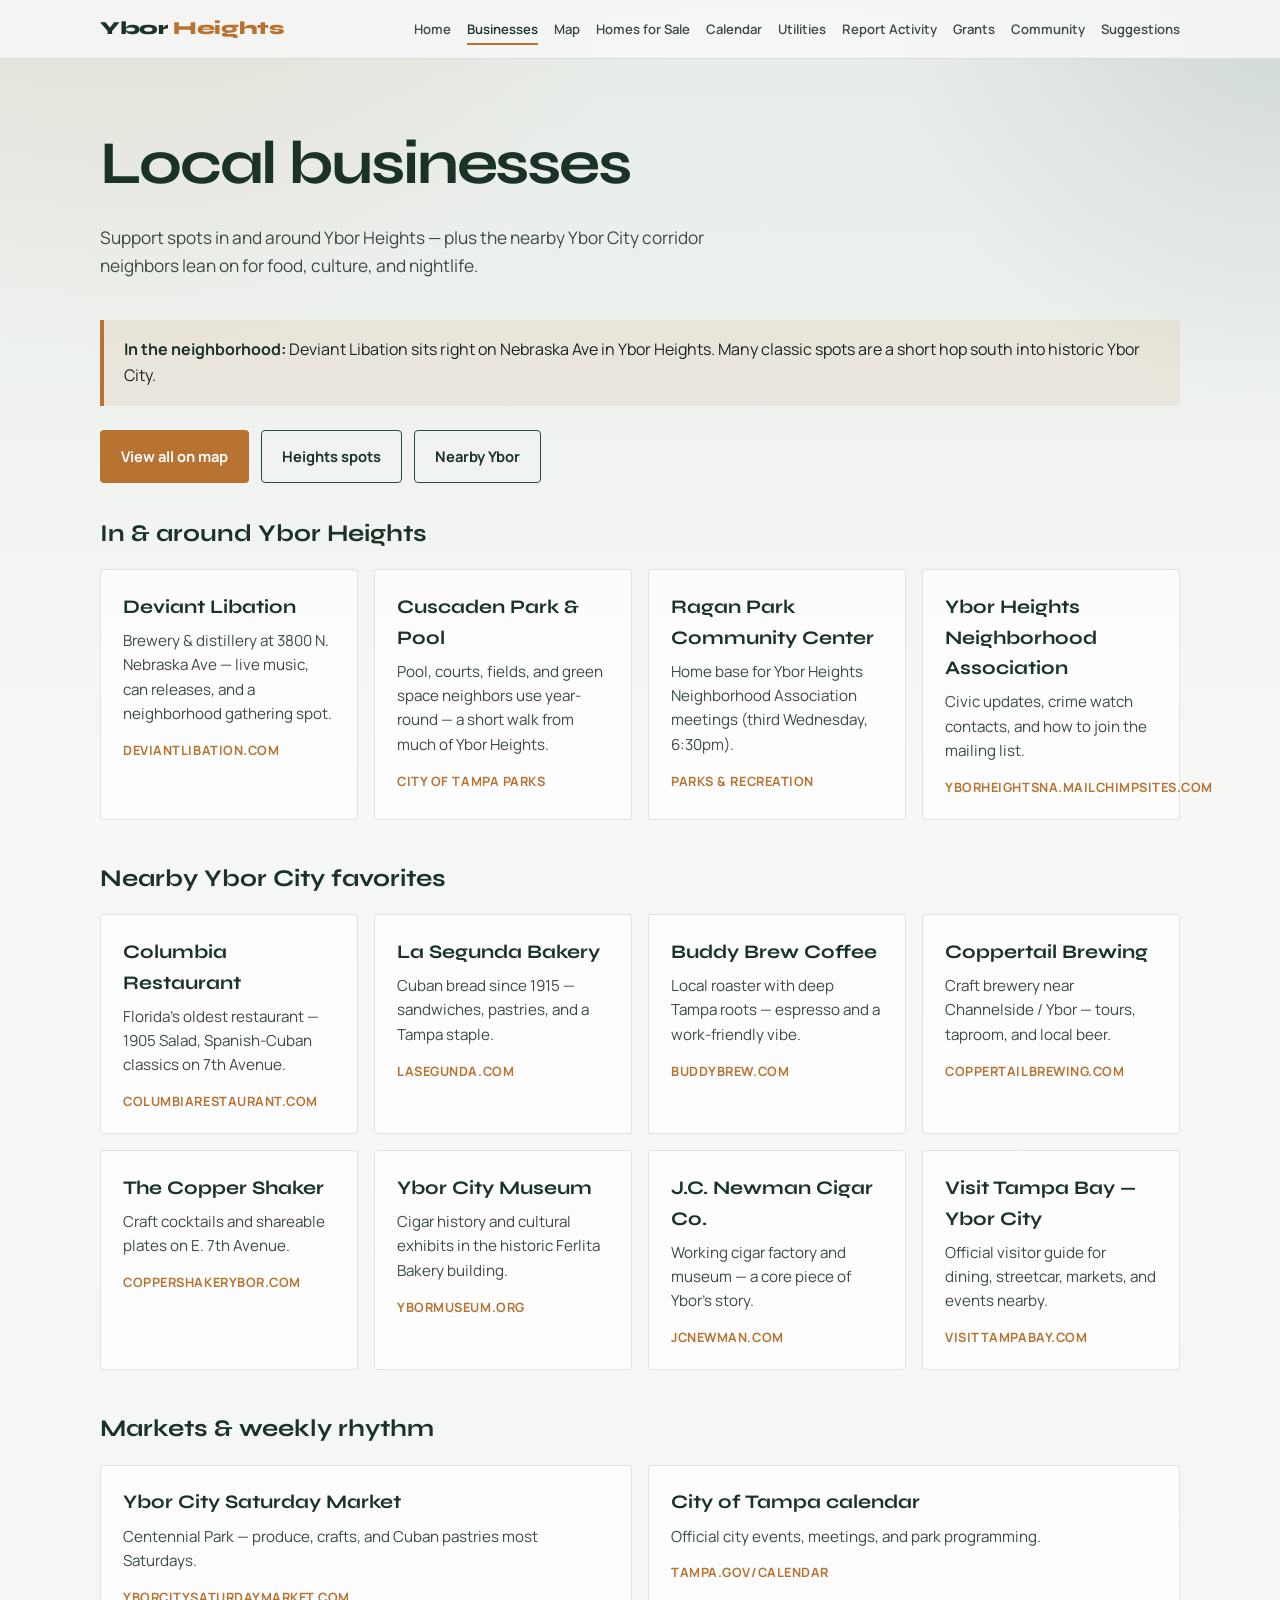
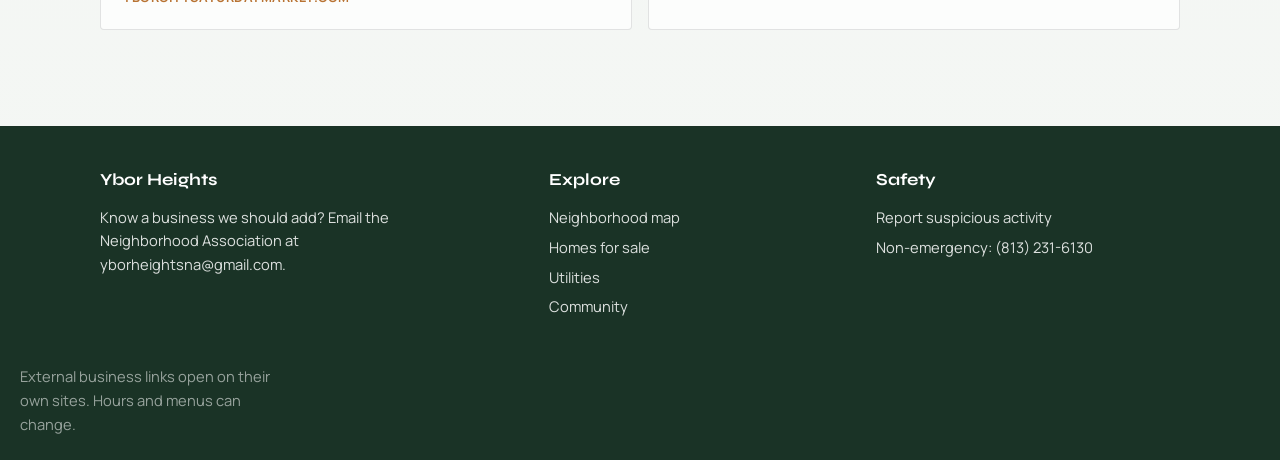
<file: businesses.html>
<!DOCTYPE html>
<html lang="en">
<head>
  <meta charset="UTF-8">
  <meta name="viewport" content="width=device-width, initial-scale=1.0">
  <title>Local Businesses | Ybor Heights</title>
  <meta name="description" content="Local businesses and nearby favorites for Ybor Heights, Tampa — brewery, parks, markets, and classic Ybor City spots.">
  <link rel="preconnect" href="https://fonts.googleapis.com">
  <link rel="preconnect" href="https://fonts.gstatic.com" crossorigin>
  <link href="https://fonts.googleapis.com/css2?family=Manrope:wght@400;600;700&family=Syne:wght@700;800&display=swap" rel="stylesheet">
  <link rel="stylesheet" href="css/styles.css">
</head>
<body>
  <header class="site-header">
    <div class="header-inner">
      <a class="brand" href="index.html">Ybor <span>Heights</span></a>
      <nav class="nav" aria-label="Primary">
        <a href="index.html">Home</a>
        <a href="businesses.html" aria-current="page">Businesses</a>
        <a href="map.html">Map</a>
        <a href="homes.html">Homes for Sale</a>
        <a href="calendar.html">Calendar</a>
        <a href="utilities.html">Utilities</a>
        <a href="report.html">Report Activity</a>
        <a href="grants.html">Grants</a>
        <a href="community.html">Community</a>
        <a href="suggestions.html">Suggestions</a>
      </nav>
    </div>
  </header>

  <main>
    <div class="page-hero">
      <h1>Local businesses</h1>
      <p>Support spots in and around Ybor Heights — plus the nearby Ybor City corridor neighbors lean on for food, culture, and nightlife.</p>
    </div>

    <section class="section" style="padding-top: 1rem;">
      <div class="alert" data-reveal>
        <strong>In the neighborhood:</strong> Deviant Libation sits right on Nebraska Ave in Ybor Heights. Many classic spots are a short hop south into historic Ybor City.
      </div>

      <div class="cta-row" data-reveal style="margin-bottom: 2rem;">
        <a class="btn btn-primary" href="map.html">View all on map</a>
        <a class="btn btn-outline" href="map.html?filter=neighborhood">Heights spots</a>
        <a class="btn btn-outline" href="map.html?filter=ybor">Nearby Ybor</a>
      </div>

      <div class="utility-group" data-reveal>
        <h2>In &amp; around Ybor Heights</h2>
        <div class="link-grid">
          <a class="link-tile" href="https://deviantlibation.com/" target="_blank" rel="noopener noreferrer">
            <h3>Deviant Libation</h3>
            <p>Brewery &amp; distillery at 3800 N. Nebraska Ave — live music, can releases, and a neighborhood gathering spot.</p>
            <div class="meta">deviantlibation.com</div>
          </a>
          <a class="link-tile" href="https://www.tampa.gov/parks-and-recreation/parks-and-facilities" target="_blank" rel="noopener noreferrer">
            <h3>Cuscaden Park &amp; Pool</h3>
            <p>Pool, courts, fields, and green space neighbors use year-round — a short walk from much of Ybor Heights.</p>
            <div class="meta">City of Tampa parks</div>
          </a>
          <a class="link-tile" href="https://www.tampa.gov/parks-and-recreation" target="_blank" rel="noopener noreferrer">
            <h3>Ragan Park Community Center</h3>
            <p>Home base for Ybor Heights Neighborhood Association meetings (third Wednesday, 6:30pm).</p>
            <div class="meta">Parks &amp; Recreation</div>
          </a>
          <a class="link-tile" href="https://yborheightsna.mailchimpsites.com/" target="_blank" rel="noopener noreferrer">
            <h3>Ybor Heights Neighborhood Association</h3>
            <p>Civic updates, crime watch contacts, and how to join the mailing list.</p>
            <div class="meta">yborheightsna.mailchimpsites.com</div>
          </a>
        </div>
      </div>

      <div class="utility-group" data-reveal>
        <h2>Nearby Ybor City favorites</h2>
        <div class="link-grid">
          <a class="link-tile" href="https://www.columbiarestaurant.com/" target="_blank" rel="noopener noreferrer">
            <h3>Columbia Restaurant</h3>
            <p>Florida’s oldest restaurant — 1905 Salad, Spanish-Cuban classics on 7th Avenue.</p>
            <div class="meta">columbiarestaurant.com</div>
          </a>
          <a class="link-tile" href="https://lasegunda.com/" target="_blank" rel="noopener noreferrer">
            <h3>La Segunda Bakery</h3>
            <p>Cuban bread since 1915 — sandwiches, pastries, and a Tampa staple.</p>
            <div class="meta">lasegunda.com</div>
          </a>
          <a class="link-tile" href="https://buddybrew.com/" target="_blank" rel="noopener noreferrer">
            <h3>Buddy Brew Coffee</h3>
            <p>Local roaster with deep Tampa roots — espresso and a work-friendly vibe.</p>
            <div class="meta">buddybrew.com</div>
          </a>
          <a class="link-tile" href="https://coppertailbrewing.com/" target="_blank" rel="noopener noreferrer">
            <h3>Coppertail Brewing</h3>
            <p>Craft brewery near Channelside / Ybor — tours, taproom, and local beer.</p>
            <div class="meta">coppertailbrewing.com</div>
          </a>
          <a class="link-tile" href="https://www.coppershakerybor.com/" target="_blank" rel="noopener noreferrer">
            <h3>The Copper Shaker</h3>
            <p>Craft cocktails and shareable plates on E. 7th Avenue.</p>
            <div class="meta">coppershakerybor.com</div>
          </a>
          <a class="link-tile" href="https://www.ybormuseum.org/" target="_blank" rel="noopener noreferrer">
            <h3>Ybor City Museum</h3>
            <p>Cigar history and cultural exhibits in the historic Ferlita Bakery building.</p>
            <div class="meta">ybormuseum.org</div>
          </a>
          <a class="link-tile" href="https://www.jcnewman.com/" target="_blank" rel="noopener noreferrer">
            <h3>J.C. Newman Cigar Co.</h3>
            <p>Working cigar factory and museum — a core piece of Ybor’s story.</p>
            <div class="meta">jcnewman.com</div>
          </a>
          <a class="link-tile" href="https://www.visittampabay.com/ybor-city/" target="_blank" rel="noopener noreferrer">
            <h3>Visit Tampa Bay — Ybor City</h3>
            <p>Official visitor guide for dining, streetcar, markets, and events nearby.</p>
            <div class="meta">visittampabay.com</div>
          </a>
        </div>
      </div>

      <div class="utility-group" data-reveal>
        <h2>Markets &amp; weekly rhythm</h2>
        <div class="link-grid">
          <a class="link-tile" href="https://www.yborcitysaturdaymarket.com/" target="_blank" rel="noopener noreferrer">
            <h3>Ybor City Saturday Market</h3>
            <p>Centennial Park — produce, crafts, and Cuban pastries most Saturdays.</p>
            <div class="meta">yborcitysaturdaymarket.com</div>
          </a>
          <a class="link-tile" href="https://www.tampa.gov/calendar" target="_blank" rel="noopener noreferrer">
            <h3>City of Tampa calendar</h3>
            <p>Official city events, meetings, and park programming.</p>
            <div class="meta">tampa.gov/calendar</div>
          </a>
        </div>
      </div>
    </section>
  </main>

  <footer class="footer">
    <div class="footer-inner">
      <div>
        <h3>Ybor Heights</h3>
        <p>Know a business we should add? Email the Neighborhood Association at yborheightsna@gmail.com.</p>
      </div>
      <div>
        <h3>Explore</h3>
        <a href="map.html">Neighborhood map</a>
        <a href="homes.html">Homes for sale</a>
        <a href="utilities.html">Utilities</a>
        <a href="community.html">Community</a>
      </div>
      <div>
        <h3>Safety</h3>
        <a href="report.html">Report suspicious activity</a>
        <a href="tel:8132316130">Non-emergency: (813) 231-6130</a>
      </div>
    </div>
    <p class="footer-note">External business links open on their own sites. Hours and menus can change.</p>
  </footer>
  <script src="js/main.js"></script>
</body>
</html>
</file>
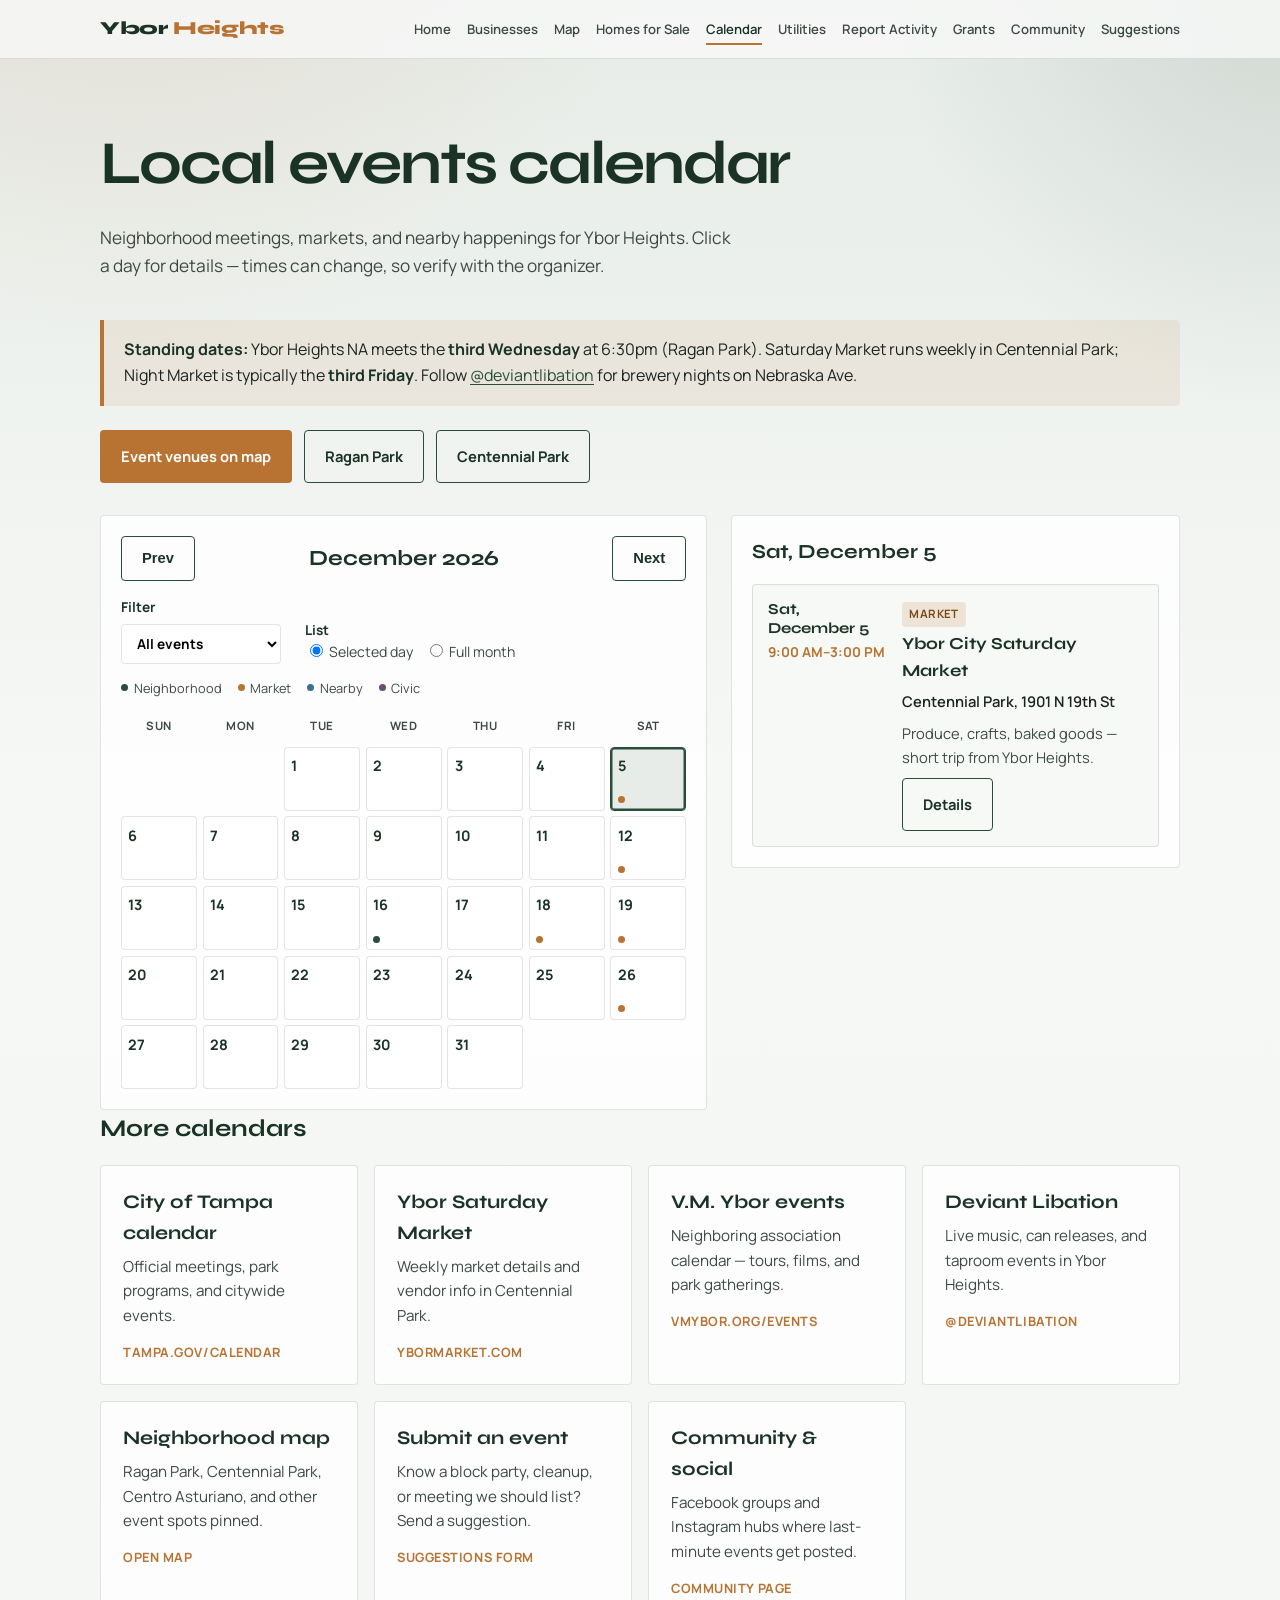
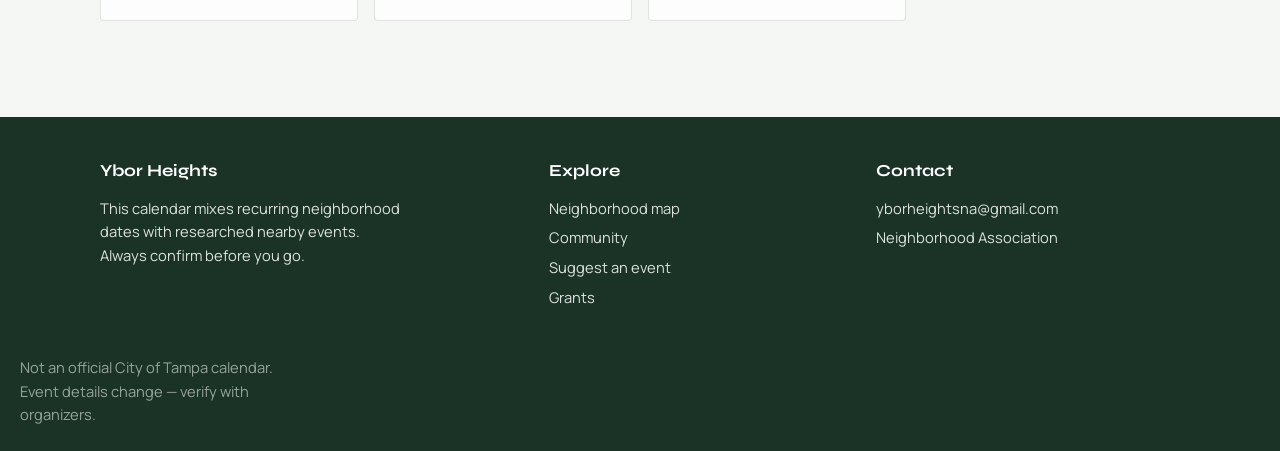
<file: calendar.html>
<!DOCTYPE html>
<html lang="en">
<head>
  <meta charset="UTF-8">
  <meta name="viewport" content="width=device-width, initial-scale=1.0">
  <title>Local Events Calendar | Ybor Heights</title>
  <meta name="description" content="Ybor Heights local events calendar — neighborhood meetings, Saturday Market, Night Market, and nearby community activities.">
  <link rel="preconnect" href="https://fonts.googleapis.com">
  <link rel="preconnect" href="https://fonts.gstatic.com" crossorigin>
  <link href="https://fonts.googleapis.com/css2?family=Manrope:wght@400;600;700&family=Syne:wght@700;800&display=swap" rel="stylesheet">
  <link rel="stylesheet" href="css/styles.css">
</head>
<body>
  <header class="site-header">
    <div class="header-inner">
      <a class="brand" href="index.html">Ybor <span>Heights</span></a>
      <nav class="nav" aria-label="Primary">
        <a href="index.html">Home</a>
        <a href="businesses.html">Businesses</a>
        <a href="map.html">Map</a>
        <a href="homes.html">Homes for Sale</a>
        <a href="calendar.html" aria-current="page">Calendar</a>
        <a href="utilities.html">Utilities</a>
        <a href="report.html">Report Activity</a>
        <a href="grants.html">Grants</a>
        <a href="community.html">Community</a>
        <a href="suggestions.html">Suggestions</a>
      </nav>
    </div>
  </header>

  <main>
    <div class="page-hero">
      <h1>Local events calendar</h1>
      <p>Neighborhood meetings, markets, and nearby happenings for Ybor Heights. Click a day for details — times can change, so verify with the organizer.</p>
    </div>

    <section class="section" style="padding-top: 1rem;">
      <div class="alert" data-reveal>
        <strong>Standing dates:</strong> Ybor Heights NA meets the <strong>third Wednesday</strong> at 6:30pm (Ragan Park).
        Saturday Market runs weekly in Centennial Park; Night Market is typically the <strong>third Friday</strong>.
        Follow <a href="https://www.instagram.com/deviantlibation/" target="_blank" rel="noopener noreferrer">@deviantlibation</a> for brewery nights on Nebraska Ave.
      </div>

      <div class="cta-row" data-reveal style="margin-bottom: 2rem;">
        <a class="btn btn-primary" href="map.html">Event venues on map</a>
        <a class="btn btn-outline" href="map.html?loc=ragan-park">Ragan Park</a>
        <a class="btn btn-outline" href="map.html?loc=centennial-park">Centennial Park</a>
      </div>

      <div class="cal-layout" data-reveal>
        <div class="cal-panel">
          <div class="cal-toolbar">
            <button type="button" class="btn btn-outline" id="calPrev" aria-label="Previous month">Prev</button>
            <h2 id="calMonthLabel">Month</h2>
            <button type="button" class="btn btn-outline" id="calNext" aria-label="Next month">Next</button>
          </div>

          <div class="cal-controls">
            <label class="cal-filter">
              <span>Filter</span>
              <select id="calFilter">
                <option value="all">All events</option>
                <option value="neighborhood">Neighborhood</option>
                <option value="market">Markets</option>
                <option value="nearby">Nearby</option>
                <option value="civic">Civic</option>
              </select>
            </label>
            <fieldset class="cal-view-toggle">
              <legend>List</legend>
              <label><input type="radio" name="calView" value="day" checked> Selected day</label>
              <label><input type="radio" name="calView" value="month"> Full month</label>
            </fieldset>
          </div>

          <div class="cal-legend" aria-hidden="true">
            <span><i class="cal-dot cat-neighborhood"></i> Neighborhood</span>
            <span><i class="cal-dot cat-market"></i> Market</span>
            <span><i class="cal-dot cat-nearby"></i> Nearby</span>
            <span><i class="cal-dot cat-civic"></i> Civic</span>
          </div>

          <div class="cal-grid" id="calGrid" role="grid" aria-labelledby="calMonthLabel"></div>
        </div>

        <div class="cal-side">
          <h2 id="calSelectedDate">Selected day</h2>
          <div id="calEventList" class="cal-event-list"></div>
        </div>
      </div>

      <div class="utility-group" data-reveal>
        <h2>More calendars</h2>
        <div class="link-grid">
          <a class="link-tile" href="https://www.tampa.gov/calendar" target="_blank" rel="noopener noreferrer">
            <h3>City of Tampa calendar</h3>
            <p>Official meetings, park programs, and citywide events.</p>
            <div class="meta">tampa.gov/calendar</div>
          </a>
          <a class="link-tile" href="https://ybormarket.com/" target="_blank" rel="noopener noreferrer">
            <h3>Ybor Saturday Market</h3>
            <p>Weekly market details and vendor info in Centennial Park.</p>
            <div class="meta">ybormarket.com</div>
          </a>
          <a class="link-tile" href="https://vmybor.org/events" target="_blank" rel="noopener noreferrer">
            <h3>V.M. Ybor events</h3>
            <p>Neighboring association calendar — tours, films, and park gatherings.</p>
            <div class="meta">vmybor.org/events</div>
          </a>
          <a class="link-tile" href="https://www.instagram.com/deviantlibation/" target="_blank" rel="noopener noreferrer">
            <h3>Deviant Libation</h3>
            <p>Live music, can releases, and taproom events in Ybor Heights.</p>
            <div class="meta">@deviantlibation</div>
          </a>
          <a class="link-tile" href="map.html">
            <h3>Neighborhood map</h3>
            <p>Ragan Park, Centennial Park, Centro Asturiano, and other event spots pinned.</p>
            <div class="meta">Open map</div>
          </a>
          <a class="link-tile" href="suggestions.html">
            <h3>Submit an event</h3>
            <p>Know a block party, cleanup, or meeting we should list? Send a suggestion.</p>
            <div class="meta">Suggestions form</div>
          </a>
          <a class="link-tile" href="community.html">
            <h3>Community &amp; social</h3>
            <p>Facebook groups and Instagram hubs where last-minute events get posted.</p>
            <div class="meta">Community page</div>
          </a>
        </div>
      </div>
    </section>
  </main>

  <footer class="footer">
    <div class="footer-inner">
      <div>
        <h3>Ybor Heights</h3>
        <p>This calendar mixes recurring neighborhood dates with researched nearby events. Always confirm before you go.</p>
      </div>
      <div>
        <h3>Explore</h3>
        <a href="map.html">Neighborhood map</a>
        <a href="community.html">Community</a>
        <a href="suggestions.html">Suggest an event</a>
        <a href="grants.html">Grants</a>
      </div>
      <div>
        <h3>Contact</h3>
        <a href="mailto:yborheightsna@gmail.com">yborheightsna@gmail.com</a>
        <a href="https://yborheightsna.mailchimpsites.com/" target="_blank" rel="noopener noreferrer">Neighborhood Association</a>
      </div>
    </div>
    <p class="footer-note">Not an official City of Tampa calendar. Event details change — verify with organizers.</p>
  </footer>
  <script src="js/main.js"></script>
  <script src="js/calendar.js"></script>
</body>
</html>
</file>
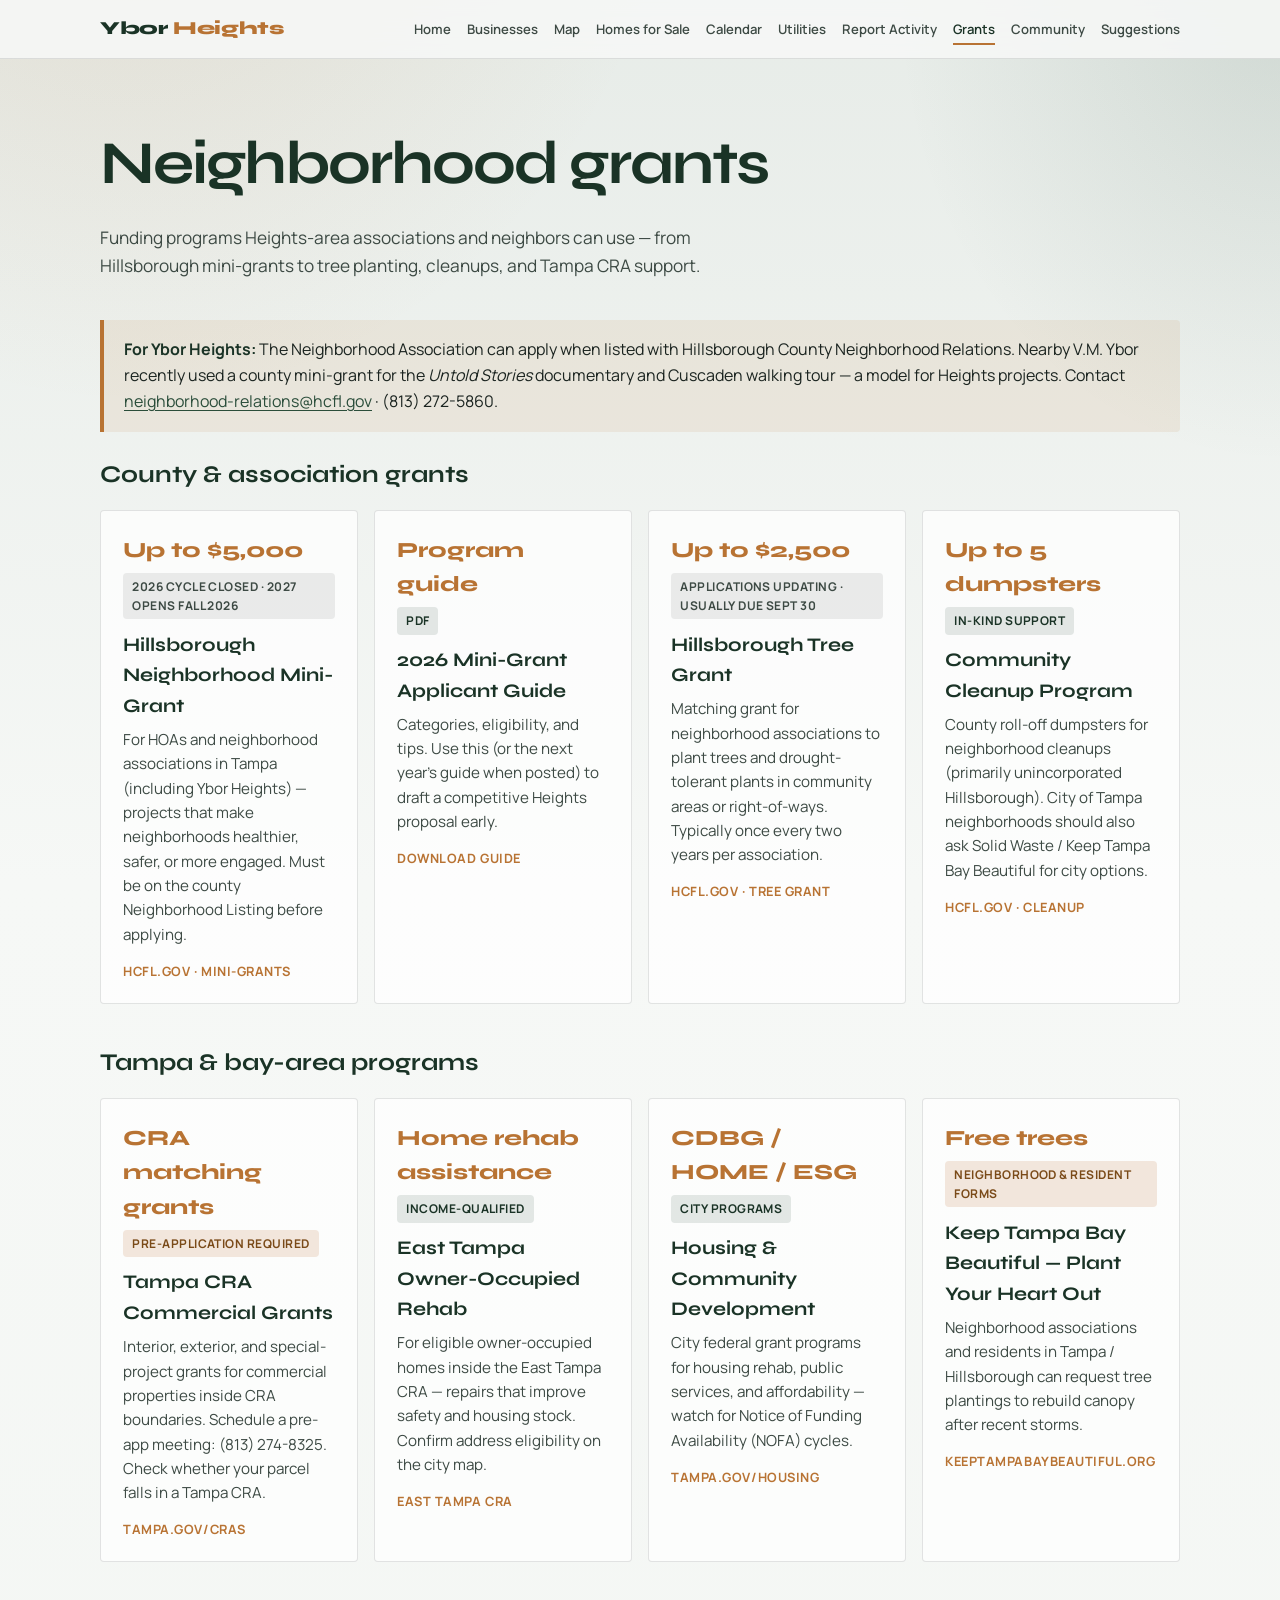
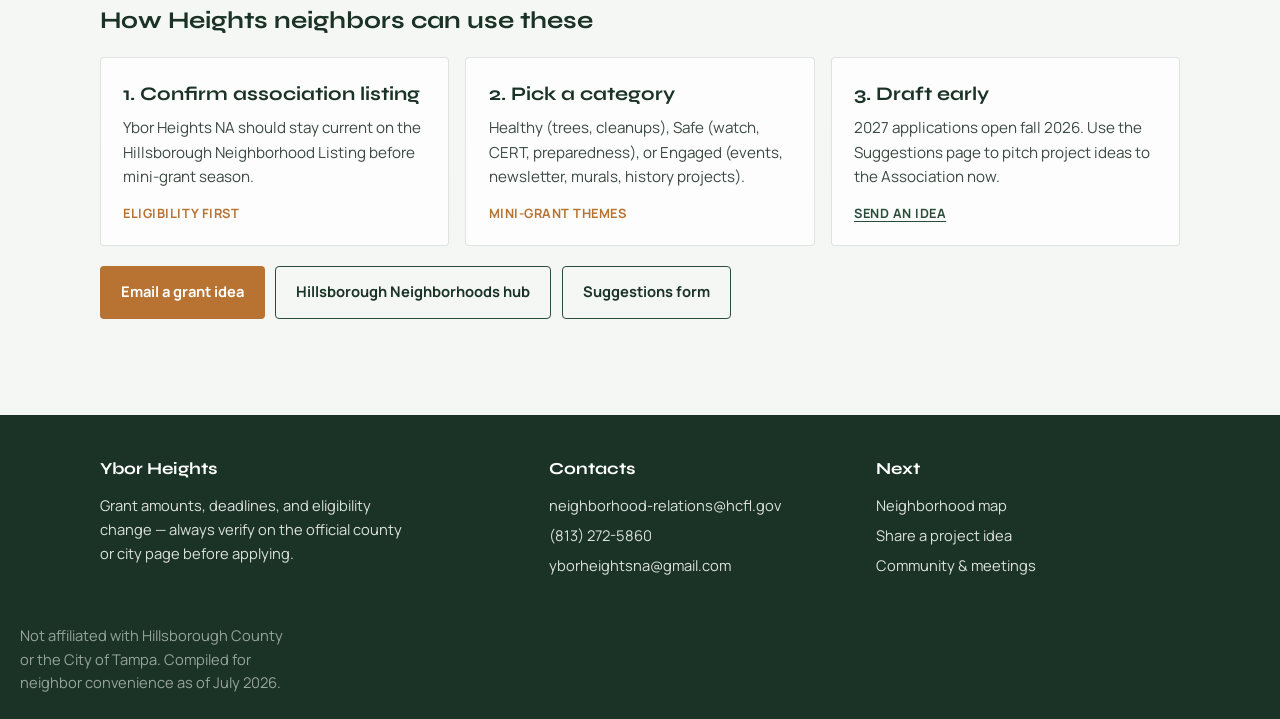
<file: grants.html>
<!DOCTYPE html>
<html lang="en">
<head>
  <meta charset="UTF-8">
  <meta name="viewport" content="width=device-width, initial-scale=1.0">
  <title>Neighborhood Grants | Ybor Heights</title>
  <meta name="description" content="Grants available for Ybor Heights and Tampa neighborhood associations — Hillsborough mini-grants, tree grants, CRA, and more.">
  <link rel="preconnect" href="https://fonts.googleapis.com">
  <link rel="preconnect" href="https://fonts.gstatic.com" crossorigin>
  <link href="https://fonts.googleapis.com/css2?family=Manrope:wght@400;600;700&family=Syne:wght@700;800&display=swap" rel="stylesheet">
  <link rel="stylesheet" href="css/styles.css">
</head>
<body>
  <header class="site-header">
    <div class="header-inner">
      <a class="brand" href="index.html">Ybor <span>Heights</span></a>
      <nav class="nav" aria-label="Primary">
        <a href="index.html">Home</a>
        <a href="businesses.html">Businesses</a>
        <a href="map.html">Map</a>
        <a href="homes.html">Homes for Sale</a>
        <a href="calendar.html">Calendar</a>
        <a href="utilities.html">Utilities</a>
        <a href="report.html">Report Activity</a>
        <a href="grants.html" aria-current="page">Grants</a>
        <a href="community.html">Community</a>
        <a href="suggestions.html">Suggestions</a>
      </nav>
    </div>
  </header>

  <main>
    <div class="page-hero">
      <h1>Neighborhood grants</h1>
      <p>Funding programs Heights-area associations and neighbors can use — from Hillsborough mini-grants to tree planting, cleanups, and Tampa CRA support.</p>
    </div>

    <section class="section" style="padding-top: 1rem;">
      <div class="alert" data-reveal>
        <strong>For Ybor Heights:</strong> The Neighborhood Association can apply when listed with Hillsborough County Neighborhood Relations.
        Nearby V.M. Ybor recently used a county mini-grant for the <em>Untold Stories</em> documentary and Cuscaden walking tour — a model for Heights projects.
        Contact <a href="mailto:neighborhood-relations@hcfl.gov">neighborhood-relations@hcfl.gov</a> · (813) 272-5860.
      </div>

      <div class="utility-group" data-reveal>
        <h2>County &amp; association grants</h2>
        <div class="link-grid">
          <a class="link-tile" href="https://hcfl.gov/residents/property-owners-and-renters/homeowners-and-neighborhoods/neighborhood-mini-grants" target="_blank" rel="noopener noreferrer">
            <div class="grant-amount">Up to $5,000</div>
            <span class="grant-status closed">2026 cycle closed · 2027 opens fall 2026</span>
            <h3>Hillsborough Neighborhood Mini-Grant</h3>
            <p>For HOAs and neighborhood associations in Tampa (including Ybor Heights) — projects that make neighborhoods healthier, safer, or more engaged. Must be on the county Neighborhood Listing before applying.</p>
            <div class="meta">hcfl.gov · Mini-Grants</div>
          </a>
          <a class="link-tile" href="https://assets.contentstack.io/v3/assets/blteea73b27b731f985/bltc5e7e56331e82d50/68ef98a6c2504e51fa200dde/2026_Mini-Grant_Applicant_Program_Guide.pdf" target="_blank" rel="noopener noreferrer">
            <div class="grant-amount">Program guide</div>
            <span class="grant-status">PDF</span>
            <h3>2026 Mini-Grant Applicant Guide</h3>
            <p>Categories, eligibility, and tips. Use this (or the next year’s guide when posted) to draft a competitive Heights proposal early.</p>
            <div class="meta">Download guide</div>
          </a>
          <a class="link-tile" href="https://hcfl.gov/residents/property-owners-and-renters/homeowners-and-neighborhoods/apply-for-a-tree-grant" target="_blank" rel="noopener noreferrer">
            <div class="grant-amount">Up to $2,500</div>
            <span class="grant-status closed">Applications updating · usually due Sept 30</span>
            <h3>Hillsborough Tree Grant</h3>
            <p>Matching grant for neighborhood associations to plant trees and drought-tolerant plants in community areas or right-of-ways. Typically once every two years per association.</p>
            <div class="meta">hcfl.gov · Tree Grant</div>
          </a>
          <a class="link-tile" href="https://hcfl.gov/residents/property-owners-and-renters/homeowners-and-neighborhoods/apply-for-the-community-cleanup-program" target="_blank" rel="noopener noreferrer">
            <div class="grant-amount">Up to 5 dumpsters</div>
            <span class="grant-status">In-kind support</span>
            <h3>Community Cleanup Program</h3>
            <p>County roll-off dumpsters for neighborhood cleanups (primarily unincorporated Hillsborough). City of Tampa neighborhoods should also ask Solid Waste / Keep Tampa Bay Beautiful for city options.</p>
            <div class="meta">hcfl.gov · Cleanup</div>
          </a>
        </div>
      </div>

      <div class="utility-group" data-reveal>
        <h2>Tampa &amp; bay-area programs</h2>
        <div class="link-grid">
          <a class="link-tile" href="https://www.tampa.gov/cras/commercial-grants" target="_blank" rel="noopener noreferrer">
            <div class="grant-amount">CRA matching grants</div>
            <span class="grant-status open">Pre-application required</span>
            <h3>Tampa CRA Commercial Grants</h3>
            <p>Interior, exterior, and special-project grants for commercial properties inside CRA boundaries. Schedule a pre-app meeting: (813) 274-8325. Check whether your parcel falls in a Tampa CRA.</p>
            <div class="meta">tampa.gov/cras</div>
          </a>
          <a class="link-tile" href="https://www.tampa.gov/cras/east-tampa/owner-occupied-rehabilitation-program" target="_blank" rel="noopener noreferrer">
            <div class="grant-amount">Home rehab assistance</div>
            <span class="grant-status">Income-qualified</span>
            <h3>East Tampa Owner-Occupied Rehab</h3>
            <p>For eligible owner-occupied homes inside the East Tampa CRA — repairs that improve safety and housing stock. Confirm address eligibility on the city map.</p>
            <div class="meta">East Tampa CRA</div>
          </a>
          <a class="link-tile" href="https://www.tampa.gov/housing-and-community-development" target="_blank" rel="noopener noreferrer">
            <div class="grant-amount">CDBG / HOME / ESG</div>
            <span class="grant-status">City programs</span>
            <h3>Housing &amp; Community Development</h3>
            <p>City federal grant programs for housing rehab, public services, and affordability — watch for Notice of Funding Availability (NOFA) cycles.</p>
            <div class="meta">tampa.gov/housing</div>
          </a>
          <a class="link-tile" href="https://www.keeptampabaybeautiful.org/tree-program" target="_blank" rel="noopener noreferrer">
            <div class="grant-amount">Free trees</div>
            <span class="grant-status open">Neighborhood &amp; resident forms</span>
            <h3>Keep Tampa Bay Beautiful — Plant Your Heart Out</h3>
            <p>Neighborhood associations and residents in Tampa / Hillsborough can request tree plantings to rebuild canopy after recent storms.</p>
            <div class="meta">keeptampabaybeautiful.org</div>
          </a>
        </div>
      </div>

      <div class="utility-group" data-reveal>
        <h2>How Heights neighbors can use these</h2>
        <div class="link-grid">
          <div class="link-tile">
            <h3>1. Confirm association listing</h3>
            <p>Ybor Heights NA should stay current on the Hillsborough Neighborhood Listing before mini-grant season.</p>
            <div class="meta">Eligibility first</div>
          </div>
          <div class="link-tile">
            <h3>2. Pick a category</h3>
            <p>Healthy (trees, cleanups), Safe (watch, CERT, preparedness), or Engaged (events, newsletter, murals, history projects).</p>
            <div class="meta">Mini-grant themes</div>
          </div>
          <div class="link-tile">
            <h3>3. Draft early</h3>
            <p>2027 applications open fall 2026. Use the Suggestions page to pitch project ideas to the Association now.</p>
            <div class="meta"><a href="suggestions.html">Send an idea</a></div>
          </div>
        </div>
        <div class="social-row">
          <a class="btn btn-primary" href="mailto:yborheightsna@gmail.com?subject=Grant%20project%20idea%20for%20Ybor%20Heights">Email a grant idea</a>
          <a class="btn btn-outline" href="https://hcfl.gov/residents/property-owners-and-renters/homeowners-and-neighborhoods" target="_blank" rel="noopener noreferrer">Hillsborough Neighborhoods hub</a>
          <a class="btn btn-outline" href="suggestions.html">Suggestions form</a>
        </div>
      </div>
    </section>
  </main>

  <footer class="footer">
    <div class="footer-inner">
      <div>
        <h3>Ybor Heights</h3>
        <p>Grant amounts, deadlines, and eligibility change — always verify on the official county or city page before applying.</p>
      </div>
      <div>
        <h3>Contacts</h3>
        <a href="mailto:neighborhood-relations@hcfl.gov">neighborhood-relations@hcfl.gov</a>
        <a href="tel:8132725860">(813) 272-5860</a>
        <a href="mailto:yborheightsna@gmail.com">yborheightsna@gmail.com</a>
      </div>
      <div>
        <h3>Next</h3>
        <a href="map.html">Neighborhood map</a>
        <a href="suggestions.html">Share a project idea</a>
        <a href="community.html">Community &amp; meetings</a>
      </div>
    </div>
    <p class="footer-note">Not affiliated with Hillsborough County or the City of Tampa. Compiled for neighbor convenience as of July 2026.</p>
  </footer>
  <script src="js/main.js"></script>
</body>
</html>
</file>
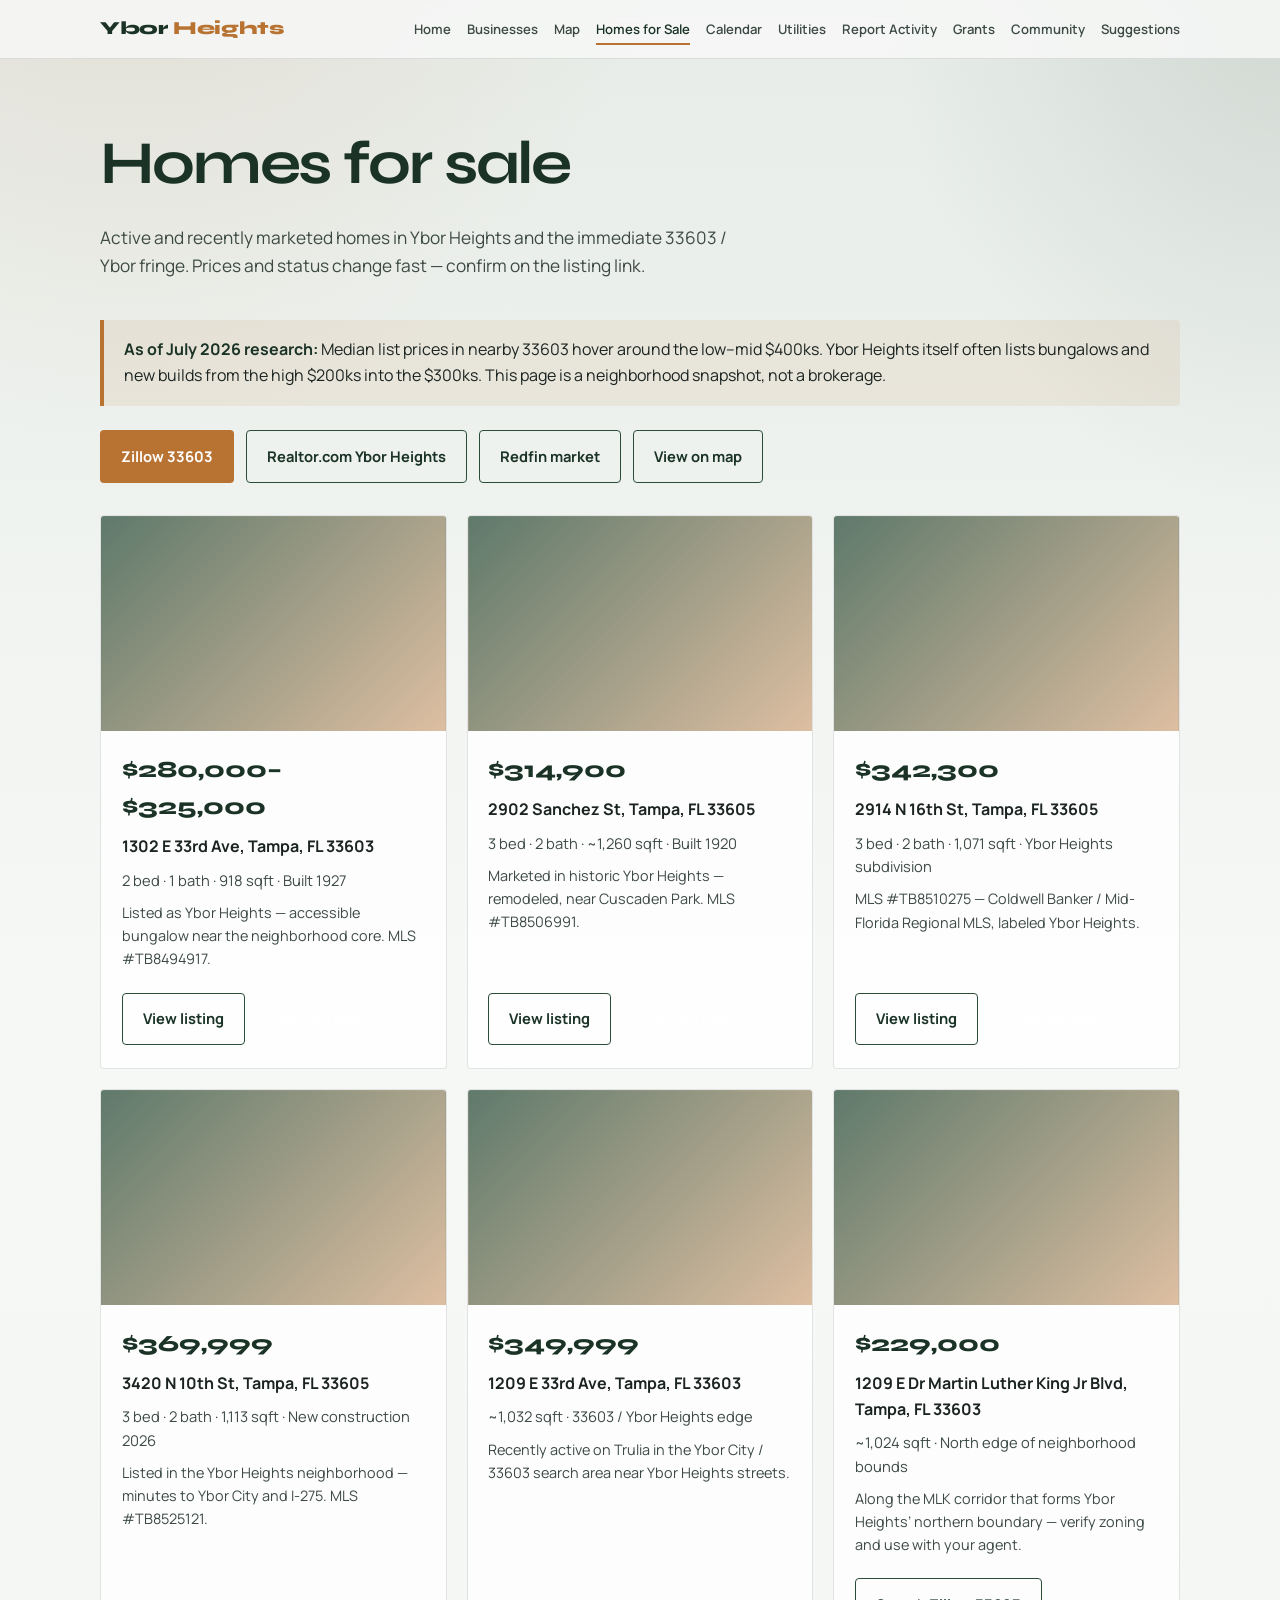
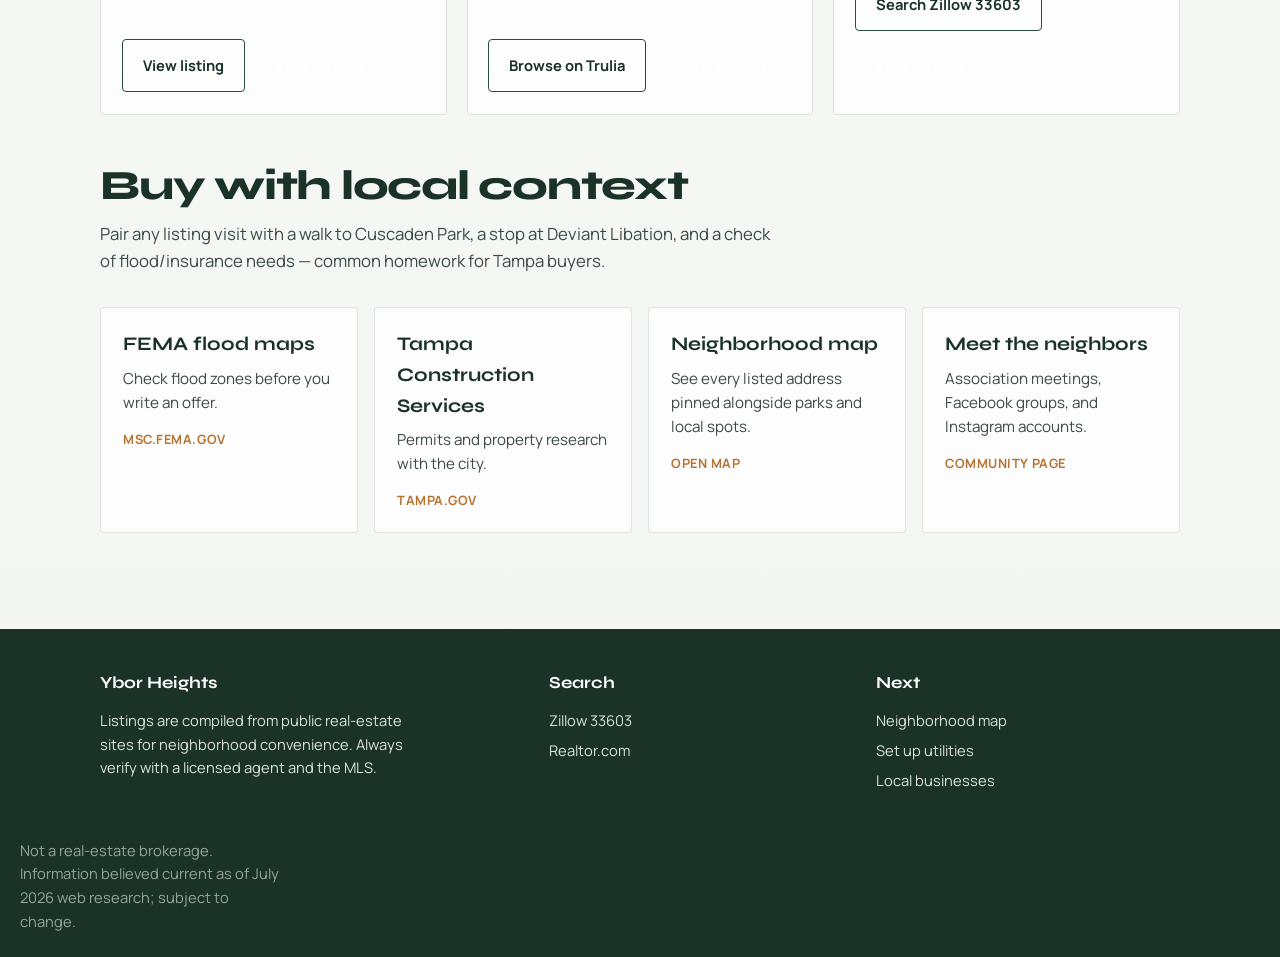
<file: homes.html>
<!DOCTYPE html>
<html lang="en">
<head>
  <meta charset="UTF-8">
  <meta name="viewport" content="width=device-width, initial-scale=1.0">
  <title>Homes for Sale | Ybor Heights</title>
  <meta name="description" content="Currently listed homes for sale in Ybor Heights, Tampa — active MLS listings with links to full details.">
  <link rel="preconnect" href="https://fonts.googleapis.com">
  <link rel="preconnect" href="https://fonts.gstatic.com" crossorigin>
  <link href="https://fonts.googleapis.com/css2?family=Manrope:wght@400;600;700&family=Syne:wght@700;800&display=swap" rel="stylesheet">
  <link rel="stylesheet" href="css/styles.css">
</head>
<body>
  <header class="site-header">
    <div class="header-inner">
      <a class="brand" href="index.html">Ybor <span>Heights</span></a>
      <nav class="nav" aria-label="Primary">
        <a href="index.html">Home</a>
        <a href="businesses.html">Businesses</a>
        <a href="map.html">Map</a>
        <a href="homes.html" aria-current="page">Homes for Sale</a>
        <a href="calendar.html">Calendar</a>
        <a href="utilities.html">Utilities</a>
        <a href="report.html">Report Activity</a>
        <a href="grants.html">Grants</a>
        <a href="community.html">Community</a>
        <a href="suggestions.html">Suggestions</a>
      </nav>
    </div>
  </header>

  <main>
    <div class="page-hero">
      <h1>Homes for sale</h1>
      <p>Active and recently marketed homes in Ybor Heights and the immediate 33603 / Ybor fringe. Prices and status change fast — confirm on the listing link.</p>
    </div>

    <section class="section" style="padding-top: 1rem;">
      <div class="alert" data-reveal>
        <strong>As of July 2026 research:</strong> Median list prices in nearby 33603 hover around the low–mid $400ks. Ybor Heights itself often lists bungalows and new builds from the high $200ks into the $300ks. This page is a neighborhood snapshot, not a brokerage.
      </div>

      <div class="cta-row" data-reveal style="margin-bottom: 2rem;">
        <a class="btn btn-primary" href="https://www.zillow.com/tampa-fl-33603/" target="_blank" rel="noopener noreferrer">Zillow 33603</a>
        <a class="btn btn-outline" href="https://www.realtor.com/realestateandhomes-search/Tampa_FL/neighborhoods/Ybor-Heights" target="_blank" rel="noopener noreferrer">Realtor.com Ybor Heights</a>
        <a class="btn btn-outline" href="https://www.redfin.com/neighborhood/1780/FL/Tampa/Ybor-Heights/housing-market" target="_blank" rel="noopener noreferrer">Redfin market</a>
        <a class="btn btn-outline" href="map.html?filter=homes">View on map</a>
      </div>

      <div class="listing-grid" data-reveal>
        <article class="listing">
          <div class="listing-media" style="background-image: linear-gradient(135deg, rgba(42,77,58,.75), rgba(184,115,51,.45)), url('https://images.unsplash.com/photo-1568605114967-8130f3a36994?auto=format&fit=crop&w=900&q=70'); background-size: cover; background-position: center;"></div>
          <div class="listing-body">
            <div class="listing-price">$280,000–$325,000</div>
            <div class="listing-address">1302 E 33rd Ave, Tampa, FL 33603</div>
            <div class="listing-specs">2 bed · 1 bath · 918 sqft · Built 1927</div>
            <p class="listing-note">Listed as Ybor Heights — accessible bungalow near the neighborhood core. MLS #TB8494917.</p>
            <div class="listing-actions">
              <a class="btn btn-outline" href="https://www.compass.com/homedetails/1302-E-33rd-Ave-Tampa-FL-33603/MZU06_pid/" target="_blank" rel="noopener noreferrer">View listing</a>
              <a class="btn btn-ghost" href="map.html?loc=home-1302">View on map</a>
            </div>
          </div>
        </article>

        <article class="listing">
          <div class="listing-media" style="background-image: linear-gradient(135deg, rgba(42,77,58,.75), rgba(184,115,51,.45)), url('https://images.unsplash.com/photo-1570129477492-45c003edd2be?auto=format&fit=crop&w=900&q=70'); background-size: cover; background-position: center;"></div>
          <div class="listing-body">
            <div class="listing-price">$314,900</div>
            <div class="listing-address">2902 Sanchez St, Tampa, FL 33605</div>
            <div class="listing-specs">3 bed · 2 bath · ~1,260 sqft · Built 1920</div>
            <p class="listing-note">Marketed in historic Ybor Heights — remodeled, near Cuscaden Park. MLS #TB8506991.</p>
            <div class="listing-actions">
              <a class="btn btn-outline" href="https://www.compass.com/homedetails/2902-Sanchez-St-Tampa-FL-33605/NVQ6N_pid/" target="_blank" rel="noopener noreferrer">View listing</a>
              <a class="btn btn-ghost" href="map.html?loc=home-2902">View on map</a>
            </div>
          </div>
        </article>

        <article class="listing">
          <div class="listing-media" style="background-image: linear-gradient(135deg, rgba(42,77,58,.75), rgba(184,115,51,.45)), url('https://images.unsplash.com/photo-1600596542815-ffad4c1539a9?auto=format&fit=crop&w=900&q=70'); background-size: cover; background-position: center;"></div>
          <div class="listing-body">
            <div class="listing-price">$342,300</div>
            <div class="listing-address">2914 N 16th St, Tampa, FL 33605</div>
            <div class="listing-specs">3 bed · 2 bath · 1,071 sqft · Ybor Heights subdivision</div>
            <p class="listing-note">MLS #TB8510275 — Coldwell Banker / Mid-Florida Regional MLS, labeled Ybor Heights.</p>
            <div class="listing-actions">
              <a class="btn btn-outline" href="https://www.coldwellbankerhomes.com/fl/tampa/2914-n-16th-st/pid_71500358/" target="_blank" rel="noopener noreferrer">View listing</a>
              <a class="btn btn-ghost" href="map.html?loc=home-2914">View on map</a>
            </div>
          </div>
        </article>

        <article class="listing">
          <div class="listing-media" style="background-image: linear-gradient(135deg, rgba(42,77,58,.75), rgba(184,115,51,.45)), url('https://images.unsplash.com/photo-1600585154526-990dced4db0d?auto=format&fit=crop&w=900&q=70'); background-size: cover; background-position: center;"></div>
          <div class="listing-body">
            <div class="listing-price">$369,999</div>
            <div class="listing-address">3420 N 10th St, Tampa, FL 33605</div>
            <div class="listing-specs">3 bed · 2 bath · 1,113 sqft · New construction 2026</div>
            <p class="listing-note">Listed in the Ybor Heights neighborhood — minutes to Ybor City and I-275. MLS #TB8525121.</p>
            <div class="listing-actions">
              <a class="btn btn-outline" href="https://www.movoto.com/tampa-fl/3420-n-10th-st-tampa-fl-33605/pid_fabe1dp8ah/" target="_blank" rel="noopener noreferrer">View listing</a>
              <a class="btn btn-ghost" href="map.html?loc=home-3420">View on map</a>
            </div>
          </div>
        </article>

        <article class="listing">
          <div class="listing-media" style="background-image: linear-gradient(135deg, rgba(42,77,58,.75), rgba(184,115,51,.45)), url('https://images.unsplash.com/photo-1605276374104-dee2a0ed3cd6?auto=format&fit=crop&w=900&q=70'); background-size: cover; background-position: center;"></div>
          <div class="listing-body">
            <div class="listing-price">$349,999</div>
            <div class="listing-address">1209 E 33rd Ave, Tampa, FL 33603</div>
            <div class="listing-specs">~1,032 sqft · 33603 / Ybor Heights edge</div>
            <p class="listing-note">Recently active on Trulia in the Ybor City / 33603 search area near Ybor Heights streets.</p>
            <div class="listing-actions">
              <a class="btn btn-outline" href="https://www.trulia.com/FL/Tampa,Ybor_City/" target="_blank" rel="noopener noreferrer">Browse on Trulia</a>
              <a class="btn btn-ghost" href="map.html?loc=home-1209-33rd">View on map</a>
            </div>
          </div>
        </article>

        <article class="listing">
          <div class="listing-media" style="background-image: linear-gradient(135deg, rgba(42,77,58,.75), rgba(184,115,51,.45)), url('https://images.unsplash.com/photo-1512917774080-9991f1c4c750?auto=format&fit=crop&w=900&q=70'); background-size: cover; background-position: center;"></div>
          <div class="listing-body">
            <div class="listing-price">$229,000</div>
            <div class="listing-address">1209 E Dr Martin Luther King Jr Blvd, Tampa, FL 33603</div>
            <div class="listing-specs">~1,024 sqft · North edge of neighborhood bounds</div>
            <p class="listing-note">Along the MLK corridor that forms Ybor Heights’ northern boundary — verify zoning and use with your agent.</p>
            <div class="listing-actions">
              <a class="btn btn-outline" href="https://www.zillow.com/tampa-fl-33603/" target="_blank" rel="noopener noreferrer">Search Zillow 33603</a>
              <a class="btn btn-ghost" href="map.html?loc=home-1209-mlk">View on map</a>
            </div>
          </div>
        </article>
      </div>

      <div class="section-head" style="margin-top: 3rem;" data-reveal>
        <h2>Buy with local context</h2>
        <p>Pair any listing visit with a walk to Cuscaden Park, a stop at Deviant Libation, and a check of flood/insurance needs — common homework for Tampa buyers.</p>
      </div>
      <div class="link-grid" data-reveal>
        <a class="link-tile" href="https://msc.fema.gov/portal/home" target="_blank" rel="noopener noreferrer">
          <h3>FEMA flood maps</h3>
          <p>Check flood zones before you write an offer.</p>
          <div class="meta">msc.fema.gov</div>
        </a>
        <a class="link-tile" href="https://www.tampa.gov/construction-services" target="_blank" rel="noopener noreferrer">
          <h3>Tampa Construction Services</h3>
          <p>Permits and property research with the city.</p>
          <div class="meta">tampa.gov</div>
        </a>
        <a class="link-tile" href="map.html?filter=homes">
          <h3>Neighborhood map</h3>
          <p>See every listed address pinned alongside parks and local spots.</p>
          <div class="meta">Open map</div>
        </a>
        <a class="link-tile" href="community.html">
          <h3>Meet the neighbors</h3>
          <p>Association meetings, Facebook groups, and Instagram accounts.</p>
          <div class="meta">Community page</div>
        </a>
      </div>
    </section>
  </main>

  <footer class="footer">
    <div class="footer-inner">
      <div>
        <h3>Ybor Heights</h3>
        <p>Listings are compiled from public real-estate sites for neighborhood convenience. Always verify with a licensed agent and the MLS.</p>
      </div>
      <div>
        <h3>Search</h3>
        <a href="https://www.zillow.com/tampa-fl-33603/" target="_blank" rel="noopener noreferrer">Zillow 33603</a>
        <a href="https://www.realtor.com/realestateandhomes-search/Tampa_FL/neighborhoods/Ybor-Heights" target="_blank" rel="noopener noreferrer">Realtor.com</a>
      </div>
      <div>
        <h3>Next</h3>
        <a href="map.html">Neighborhood map</a>
        <a href="utilities.html">Set up utilities</a>
        <a href="businesses.html">Local businesses</a>
      </div>
    </div>
    <p class="footer-note">Not a real-estate brokerage. Information believed current as of July 2026 web research; subject to change.</p>
  </footer>
  <script src="js/main.js"></script>
</body>
</html>
</file>
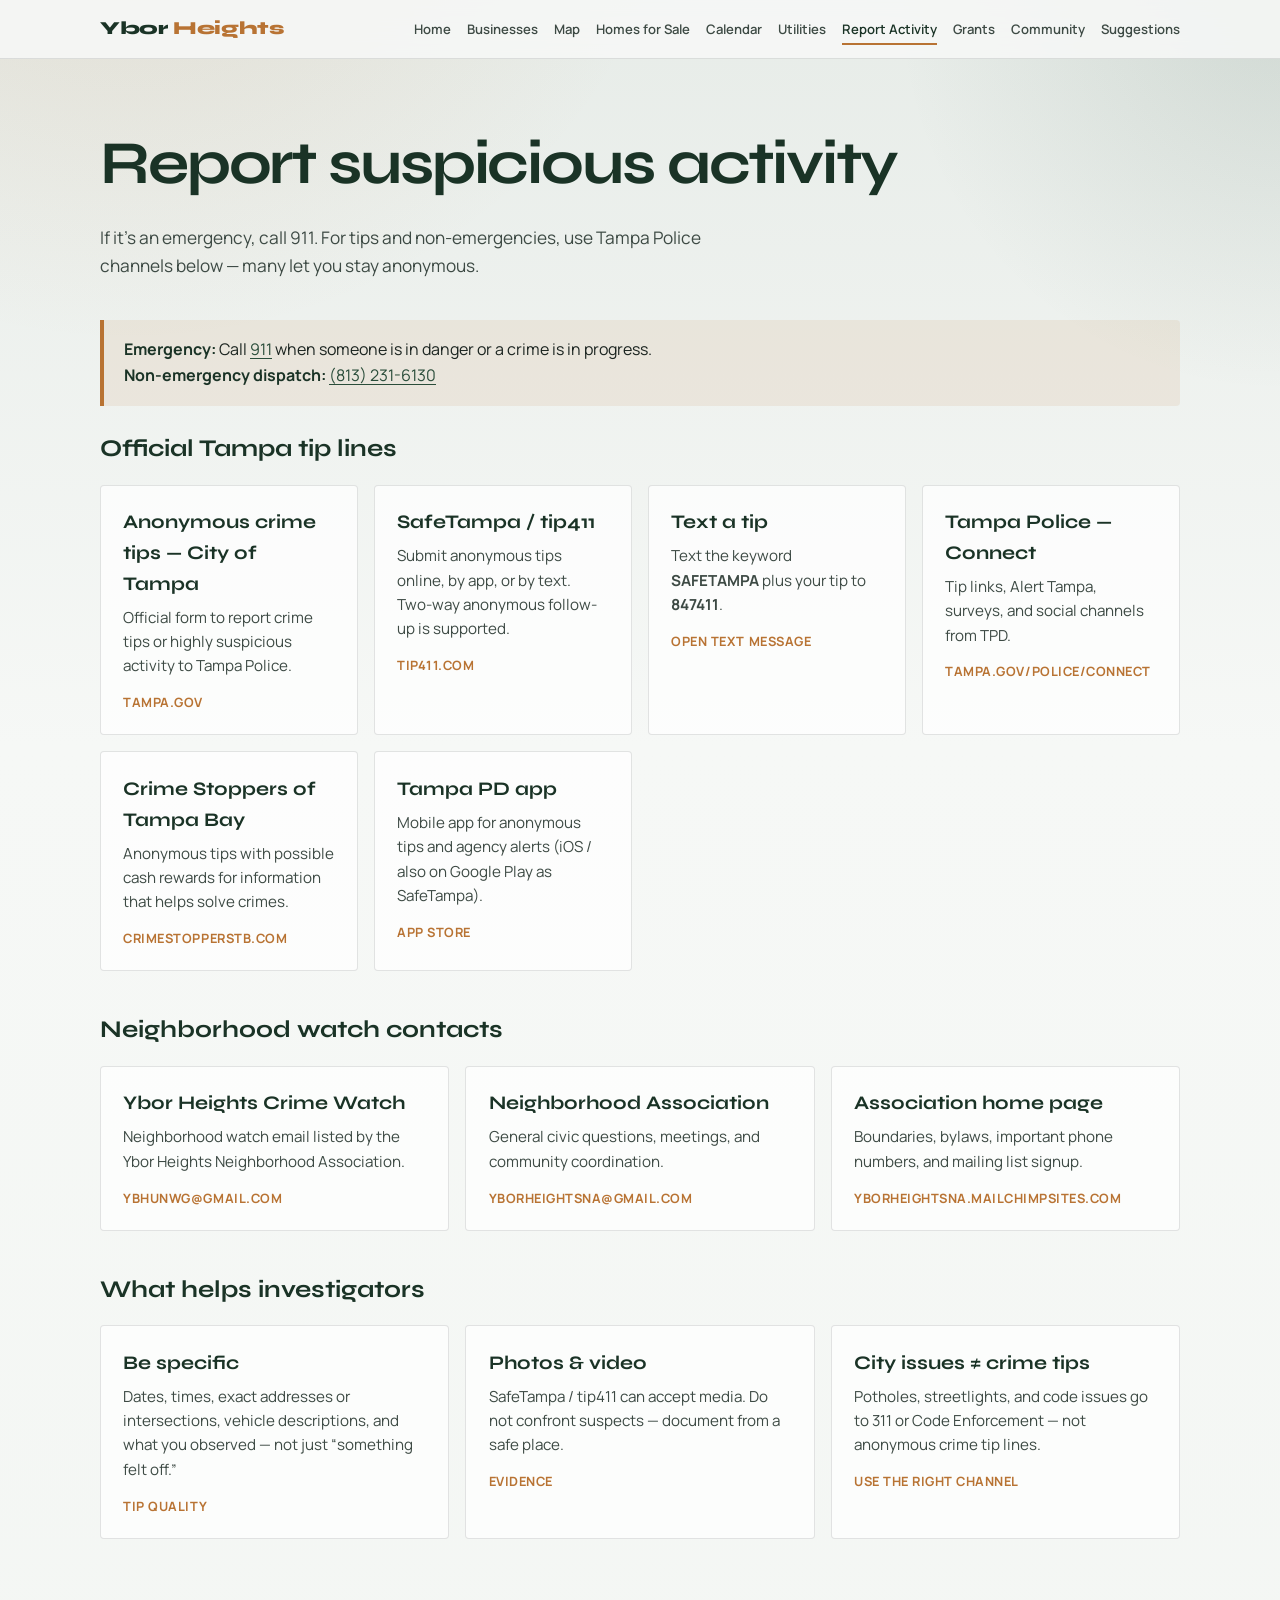
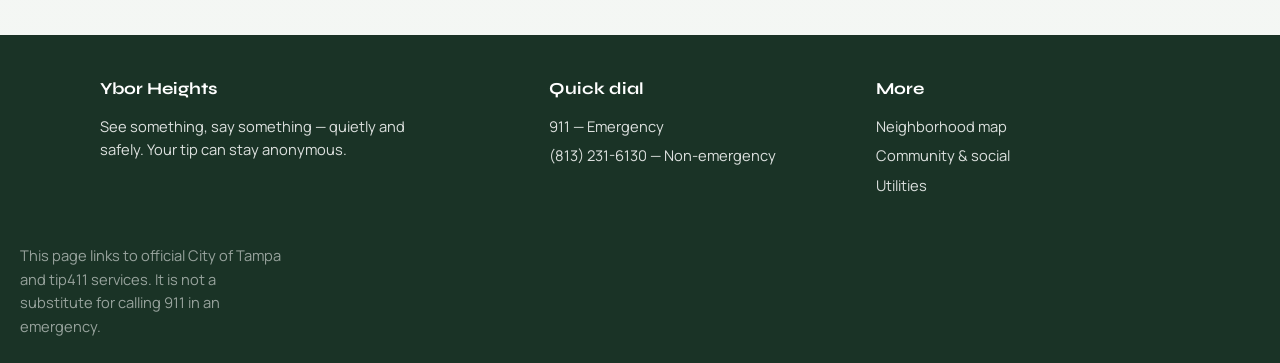
<file: report.html>
<!DOCTYPE html>
<html lang="en">
<head>
  <meta charset="UTF-8">
  <meta name="viewport" content="width=device-width, initial-scale=1.0">
  <title>Report Suspicious Activity | Ybor Heights</title>
  <meta name="description" content="Report suspicious activity to Tampa Police — anonymous tips, SafeTampa, Crime Stoppers, and non-emergency contacts for Ybor Heights.">
  <link rel="preconnect" href="https://fonts.googleapis.com">
  <link rel="preconnect" href="https://fonts.gstatic.com" crossorigin>
  <link href="https://fonts.googleapis.com/css2?family=Manrope:wght@400;600;700&family=Syne:wght@700;800&display=swap" rel="stylesheet">
  <link rel="stylesheet" href="css/styles.css">
</head>
<body>
  <header class="site-header">
    <div class="header-inner">
      <a class="brand" href="index.html">Ybor <span>Heights</span></a>
      <nav class="nav" aria-label="Primary">
        <a href="index.html">Home</a>
        <a href="businesses.html">Businesses</a>
        <a href="map.html">Map</a>
        <a href="homes.html">Homes for Sale</a>
        <a href="calendar.html">Calendar</a>
        <a href="utilities.html">Utilities</a>
        <a href="report.html" aria-current="page">Report Activity</a>
        <a href="grants.html">Grants</a>
        <a href="community.html">Community</a>
        <a href="suggestions.html">Suggestions</a>
      </nav>
    </div>
  </header>

  <main>
    <div class="page-hero">
      <h1>Report suspicious activity</h1>
      <p>If it’s an emergency, call 911. For tips and non-emergencies, use Tampa Police channels below — many let you stay anonymous.</p>
    </div>

    <section class="section" style="padding-top: 1rem;">
      <div class="alert" data-reveal>
        <strong>Emergency:</strong> Call <a href="tel:911">911</a> when someone is in danger or a crime is in progress.
        <br><strong>Non-emergency dispatch:</strong> <a href="tel:8132316130">(813) 231-6130</a>
      </div>

      <div class="utility-group" data-reveal>
        <h2>Official Tampa tip lines</h2>
        <div class="link-grid">
          <a class="link-tile" href="https://www.tampa.gov/service/anonymous-crime-tips-police" target="_blank" rel="noopener noreferrer">
            <h3>Anonymous crime tips — City of Tampa</h3>
            <p>Official form to report crime tips or highly suspicious activity to Tampa Police.</p>
            <div class="meta">tampa.gov</div>
          </a>
          <a class="link-tile" href="https://tip411.com/landing/tampa-police-department" target="_blank" rel="noopener noreferrer">
            <h3>SafeTampa / tip411</h3>
            <p>Submit anonymous tips online, by app, or by text. Two-way anonymous follow-up is supported.</p>
            <div class="meta">tip411.com</div>
          </a>
          <a class="link-tile" href="sms:847411&body=SAFETAMPA%20">
            <h3>Text a tip</h3>
            <p>Text the keyword <strong>SAFETAMPA</strong> plus your tip to <strong>847411</strong>.</p>
            <div class="meta">Open text message</div>
          </a>
          <a class="link-tile" href="https://www.tampa.gov/police/connect" target="_blank" rel="noopener noreferrer">
            <h3>Tampa Police — Connect</h3>
            <p>Tip links, Alert Tampa, surveys, and social channels from TPD.</p>
            <div class="meta">tampa.gov/police/connect</div>
          </a>
          <a class="link-tile" href="https://www.crimestopperstb.com/" target="_blank" rel="noopener noreferrer">
            <h3>Crime Stoppers of Tampa Bay</h3>
            <p>Anonymous tips with possible cash rewards for information that helps solve crimes.</p>
            <div class="meta">crimestopperstb.com</div>
          </a>
          <a class="link-tile" href="https://apps.apple.com/us/app/tampa-pd/id1543771420" target="_blank" rel="noopener noreferrer">
            <h3>Tampa PD app</h3>
            <p>Mobile app for anonymous tips and agency alerts (iOS / also on Google Play as SafeTampa).</p>
            <div class="meta">App Store</div>
          </a>
        </div>
      </div>

      <div class="utility-group" data-reveal>
        <h2>Neighborhood watch contacts</h2>
        <div class="link-grid">
          <a class="link-tile" href="mailto:ybhunwg@gmail.com">
            <h3>Ybor Heights Crime Watch</h3>
            <p>Neighborhood watch email listed by the Ybor Heights Neighborhood Association.</p>
            <div class="meta">ybhunwg@gmail.com</div>
          </a>
          <a class="link-tile" href="mailto:yborheightsna@gmail.com">
            <h3>Neighborhood Association</h3>
            <p>General civic questions, meetings, and community coordination.</p>
            <div class="meta">yborheightsna@gmail.com</div>
          </a>
          <a class="link-tile" href="https://yborheightsna.mailchimpsites.com/" target="_blank" rel="noopener noreferrer">
            <h3>Association home page</h3>
            <p>Boundaries, bylaws, important phone numbers, and mailing list signup.</p>
            <div class="meta">yborheightsna.mailchimpsites.com</div>
          </a>
        </div>
      </div>

      <div class="utility-group" data-reveal>
        <h2>What helps investigators</h2>
        <div class="link-grid">
          <div class="link-tile">
            <h3>Be specific</h3>
            <p>Dates, times, exact addresses or intersections, vehicle descriptions, and what you observed — not just “something felt off.”</p>
            <div class="meta">Tip quality</div>
          </div>
          <div class="link-tile">
            <h3>Photos &amp; video</h3>
            <p>SafeTampa / tip411 can accept media. Do not confront suspects — document from a safe place.</p>
            <div class="meta">Evidence</div>
          </div>
          <div class="link-tile">
            <h3>City issues ≠ crime tips</h3>
            <p>Potholes, streetlights, and code issues go to 311 or Code Enforcement — not anonymous crime tip lines.</p>
            <div class="meta">Use the right channel</div>
          </div>
        </div>
      </div>
    </section>
  </main>

  <footer class="footer">
    <div class="footer-inner">
      <div>
        <h3>Ybor Heights</h3>
        <p>See something, say something — quietly and safely. Your tip can stay anonymous.</p>
      </div>
      <div>
        <h3>Quick dial</h3>
        <a href="tel:911">911 — Emergency</a>
        <a href="tel:8132316130">(813) 231-6130 — Non-emergency</a>
      </div>
      <div>
        <h3>More</h3>
        <a href="map.html">Neighborhood map</a>
        <a href="community.html">Community &amp; social</a>
        <a href="utilities.html">Utilities</a>
      </div>
    </div>
    <p class="footer-note">This page links to official City of Tampa and tip411 services. It is not a substitute for calling 911 in an emergency.</p>
  </footer>
  <script src="js/main.js"></script>
</body>
</html>
</file>
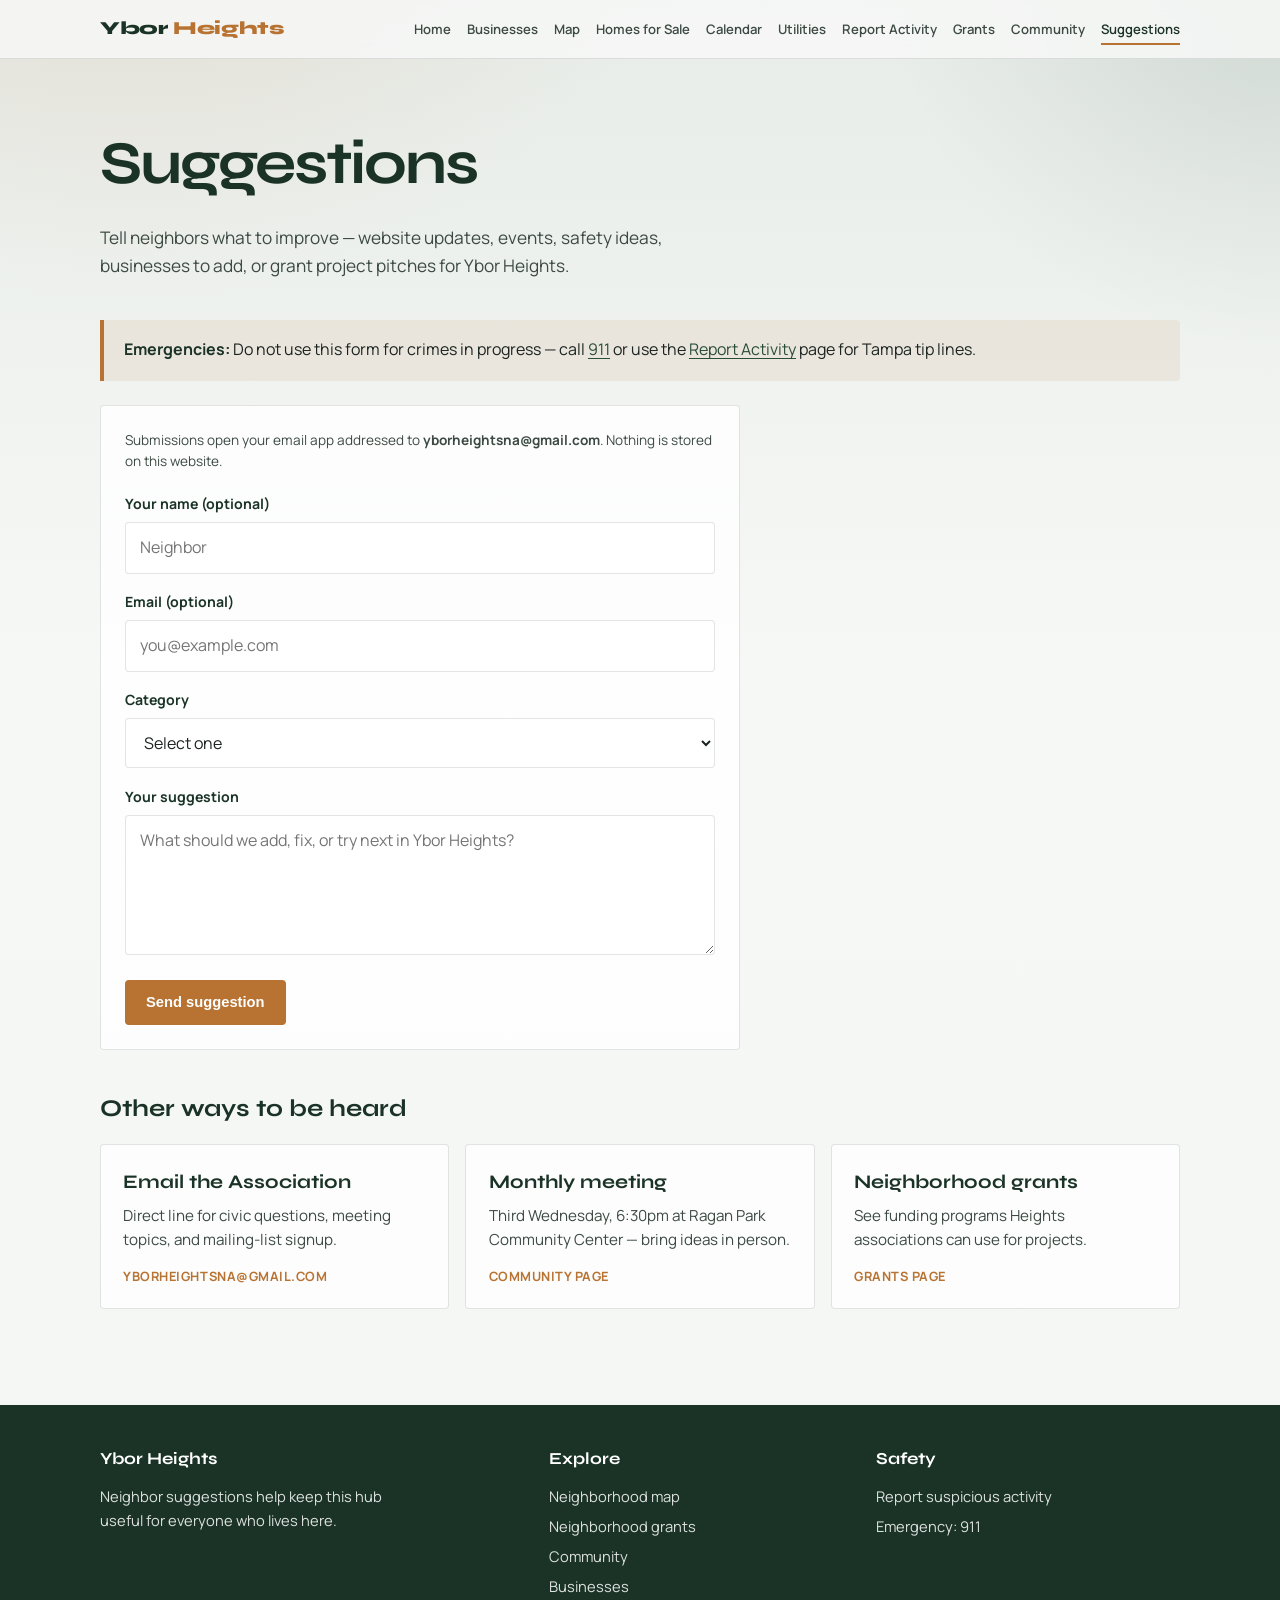
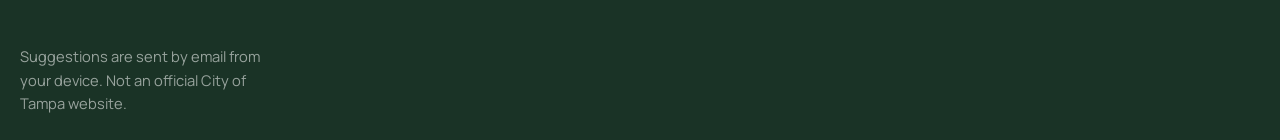
<file: suggestions.html>
<!DOCTYPE html>
<html lang="en">
<head>
  <meta charset="UTF-8">
  <meta name="viewport" content="width=device-width, initial-scale=1.0">
  <title>Suggestions | Ybor Heights</title>
  <meta name="description" content="Share suggestions for the Ybor Heights neighborhood website, events, safety, or community improvements.">
  <link rel="preconnect" href="https://fonts.googleapis.com">
  <link rel="preconnect" href="https://fonts.gstatic.com" crossorigin>
  <link href="https://fonts.googleapis.com/css2?family=Manrope:wght@400;600;700&family=Syne:wght@700;800&display=swap" rel="stylesheet">
  <link rel="stylesheet" href="css/styles.css">
</head>
<body>
  <header class="site-header">
    <div class="header-inner">
      <a class="brand" href="index.html">Ybor <span>Heights</span></a>
      <nav class="nav" aria-label="Primary">
        <a href="index.html">Home</a>
        <a href="businesses.html">Businesses</a>
        <a href="map.html">Map</a>
        <a href="homes.html">Homes for Sale</a>
        <a href="calendar.html">Calendar</a>
        <a href="utilities.html">Utilities</a>
        <a href="report.html">Report Activity</a>
        <a href="grants.html">Grants</a>
        <a href="community.html">Community</a>
        <a href="suggestions.html" aria-current="page">Suggestions</a>
      </nav>
    </div>
  </header>

  <main>
    <div class="page-hero">
      <h1>Suggestions</h1>
      <p>Tell neighbors what to improve — website updates, events, safety ideas, businesses to add, or grant project pitches for Ybor Heights.</p>
    </div>

    <section class="section" style="padding-top: 1rem;">
      <div class="alert" data-reveal>
        <strong>Emergencies:</strong> Do not use this form for crimes in progress — call <a href="tel:911">911</a> or use the <a href="report.html">Report Activity</a> page for Tampa tip lines.
      </div>

      <div class="form-panel" data-reveal>
        <div class="form-success" id="suggestionSuccess" role="status">Thanks — your email draft is ready. Send it to finish sharing your suggestion with the Neighborhood Association.</div>
        <p class="form-hint">Submissions open your email app addressed to <strong>yborheightsna@gmail.com</strong>. Nothing is stored on this website.</p>

        <form id="suggestionForm">
          <div class="form-group">
            <label for="name">Your name (optional)</label>
            <input id="name" name="name" type="text" autocomplete="name" placeholder="Neighbor">
          </div>
          <div class="form-group">
            <label for="email">Email (optional)</label>
            <input id="email" name="email" type="email" autocomplete="email" placeholder="you@example.com">
          </div>
          <div class="form-group">
            <label for="category">Category</label>
            <select id="category" name="category" required>
              <option value="">Select one</option>
              <option>Website improvement</option>
              <option>Local business to add</option>
              <option>Event or activity idea</option>
              <option>Safety / neighborhood watch</option>
              <option>Grant or funding idea</option>
              <option>Homes / housing info</option>
              <option>Other</option>
            </select>
          </div>
          <div class="form-group">
            <label for="suggestion">Your suggestion</label>
            <textarea id="suggestion" name="suggestion" required placeholder="What should we add, fix, or try next in Ybor Heights?"></textarea>
          </div>
          <button class="btn btn-primary" type="submit">Send suggestion</button>
        </form>
      </div>

      <div class="utility-group" data-reveal style="margin-top: 2.5rem;">
        <h2>Other ways to be heard</h2>
        <div class="link-grid">
          <a class="link-tile" href="mailto:yborheightsna@gmail.com">
            <h3>Email the Association</h3>
            <p>Direct line for civic questions, meeting topics, and mailing-list signup.</p>
            <div class="meta">yborheightsna@gmail.com</div>
          </a>
          <a class="link-tile" href="community.html">
            <h3>Monthly meeting</h3>
            <p>Third Wednesday, 6:30pm at Ragan Park Community Center — bring ideas in person.</p>
            <div class="meta">Community page</div>
          </a>
          <a class="link-tile" href="grants.html">
            <h3>Neighborhood grants</h3>
            <p>See funding programs Heights associations can use for projects.</p>
            <div class="meta">Grants page</div>
          </a>
        </div>
      </div>
    </section>
  </main>

  <footer class="footer">
    <div class="footer-inner">
      <div>
        <h3>Ybor Heights</h3>
        <p>Neighbor suggestions help keep this hub useful for everyone who lives here.</p>
      </div>
      <div>
        <h3>Explore</h3>
        <a href="map.html">Neighborhood map</a>
        <a href="grants.html">Neighborhood grants</a>
        <a href="community.html">Community</a>
        <a href="businesses.html">Businesses</a>
      </div>
      <div>
        <h3>Safety</h3>
        <a href="report.html">Report suspicious activity</a>
        <a href="tel:911">Emergency: 911</a>
      </div>
    </div>
    <p class="footer-note">Suggestions are sent by email from your device. Not an official City of Tampa website.</p>
  </footer>
  <script src="js/main.js"></script>
  <script>
    document.getElementById("suggestionForm").addEventListener("submit", function (event) {
      event.preventDefault();
      var name = document.getElementById("name").value.trim() || "Neighbor";
      var email = document.getElementById("email").value.trim();
      var category = document.getElementById("category").value;
      var suggestion = document.getElementById("suggestion").value.trim();
      var body = [
        "Category: " + category,
        "From: " + name + (email ? " <" + email + ">" : ""),
        "",
        suggestion,
        "",
        "— Sent from the Ybor Heights suggestions page"
      ].join("\n");
      var mailto =
        "mailto:yborheightsna@gmail.com" +
        "?subject=" + encodeURIComponent("Ybor Heights suggestion: " + category) +
        "&body=" + encodeURIComponent(body);
      document.getElementById("suggestionSuccess").classList.add("is-visible");
      window.location.href = mailto;
    });
  </script>
</body>
</html>
</file>
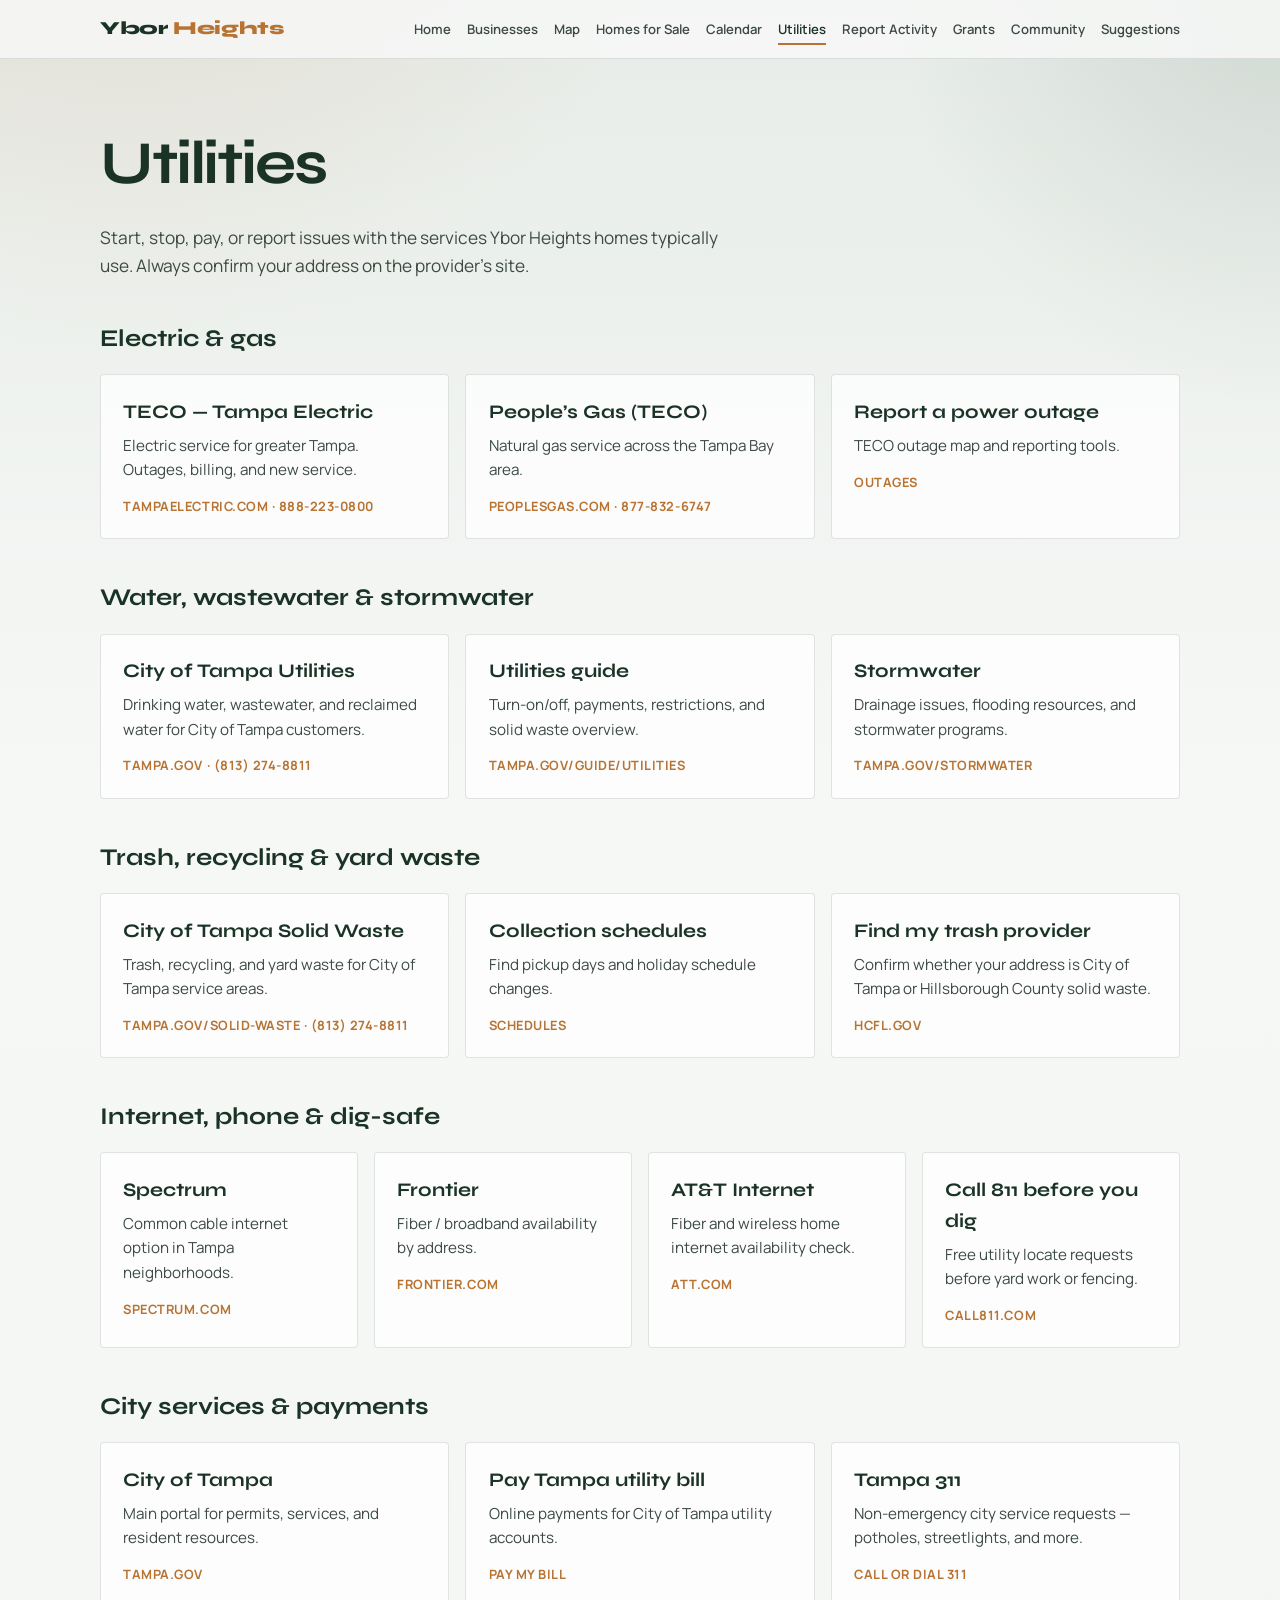
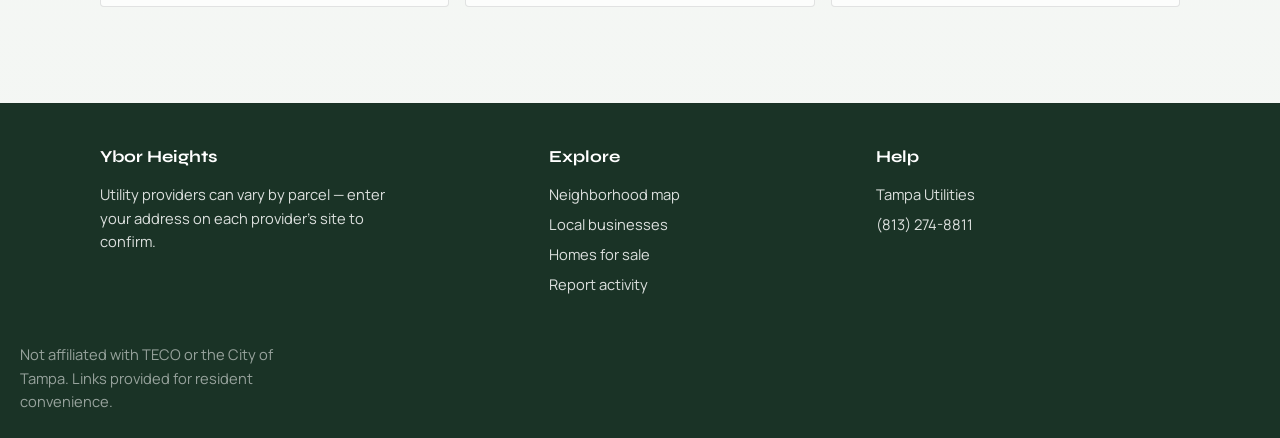
<file: utilities.html>
<!DOCTYPE html>
<html lang="en">
<head>
  <meta charset="UTF-8">
  <meta name="viewport" content="width=device-width, initial-scale=1.0">
  <title>Utilities | Ybor Heights</title>
  <meta name="description" content="Utility links for Ybor Heights residents — TECO electric, People's Gas, City of Tampa water and solid waste, internet, and more.">
  <link rel="preconnect" href="https://fonts.googleapis.com">
  <link rel="preconnect" href="https://fonts.gstatic.com" crossorigin>
  <link href="https://fonts.googleapis.com/css2?family=Manrope:wght@400;600;700&family=Syne:wght@700;800&display=swap" rel="stylesheet">
  <link rel="stylesheet" href="css/styles.css">
</head>
<body>
  <header class="site-header">
    <div class="header-inner">
      <a class="brand" href="index.html">Ybor <span>Heights</span></a>
      <nav class="nav" aria-label="Primary">
        <a href="index.html">Home</a>
        <a href="businesses.html">Businesses</a>
        <a href="map.html">Map</a>
        <a href="homes.html">Homes for Sale</a>
        <a href="calendar.html">Calendar</a>
        <a href="utilities.html" aria-current="page">Utilities</a>
        <a href="report.html">Report Activity</a>
        <a href="grants.html">Grants</a>
        <a href="community.html">Community</a>
        <a href="suggestions.html">Suggestions</a>
      </nav>
    </div>
  </header>

  <main>
    <div class="page-hero">
      <h1>Utilities</h1>
      <p>Start, stop, pay, or report issues with the services Ybor Heights homes typically use. Always confirm your address on the provider’s site.</p>
    </div>

    <section class="section" style="padding-top: 1rem;">
      <div class="utility-group" data-reveal>
        <h2>Electric &amp; gas</h2>
        <div class="link-grid">
          <a class="link-tile" href="https://www.tampaelectric.com/" target="_blank" rel="noopener noreferrer">
            <h3>TECO — Tampa Electric</h3>
            <p>Electric service for greater Tampa. Outages, billing, and new service.</p>
            <div class="meta">tampaelectric.com · 888-223-0800</div>
          </a>
          <a class="link-tile" href="https://www.peoplesgas.com/" target="_blank" rel="noopener noreferrer">
            <h3>People’s Gas (TECO)</h3>
            <p>Natural gas service across the Tampa Bay area.</p>
            <div class="meta">peoplesgas.com · 877-832-6747</div>
          </a>
          <a class="link-tile" href="https://www.tampaelectric.com/residential/outages/" target="_blank" rel="noopener noreferrer">
            <h3>Report a power outage</h3>
            <p>TECO outage map and reporting tools.</p>
            <div class="meta">Outages</div>
          </a>
        </div>
      </div>

      <div class="utility-group" data-reveal>
        <h2>Water, wastewater &amp; stormwater</h2>
        <div class="link-grid">
          <a class="link-tile" href="https://www.tampa.gov/city-of-tampa-utilities" target="_blank" rel="noopener noreferrer">
            <h3>City of Tampa Utilities</h3>
            <p>Drinking water, wastewater, and reclaimed water for City of Tampa customers.</p>
            <div class="meta">tampa.gov · (813) 274-8811</div>
          </a>
          <a class="link-tile" href="https://www.tampa.gov/guide/utilities" target="_blank" rel="noopener noreferrer">
            <h3>Utilities guide</h3>
            <p>Turn-on/off, payments, restrictions, and solid waste overview.</p>
            <div class="meta">tampa.gov/guide/utilities</div>
          </a>
          <a class="link-tile" href="https://www.tampa.gov/stormwater" target="_blank" rel="noopener noreferrer">
            <h3>Stormwater</h3>
            <p>Drainage issues, flooding resources, and stormwater programs.</p>
            <div class="meta">tampa.gov/stormwater</div>
          </a>
        </div>
      </div>

      <div class="utility-group" data-reveal>
        <h2>Trash, recycling &amp; yard waste</h2>
        <div class="link-grid">
          <a class="link-tile" href="https://www.tampa.gov/solid-waste" target="_blank" rel="noopener noreferrer">
            <h3>City of Tampa Solid Waste</h3>
            <p>Trash, recycling, and yard waste for City of Tampa service areas.</p>
            <div class="meta">tampa.gov/solid-waste · (813) 274-8811</div>
          </a>
          <a class="link-tile" href="https://www.tampa.gov/solid-waste/collection-schedules" target="_blank" rel="noopener noreferrer">
            <h3>Collection schedules</h3>
            <p>Find pickup days and holiday schedule changes.</p>
            <div class="meta">Schedules</div>
          </a>
          <a class="link-tile" href="https://hcfl.gov/residents/property-owners-and-renters/trash-and-recycling/find-my-trash-and-recycling-schedule" target="_blank" rel="noopener noreferrer">
            <h3>Find my trash provider</h3>
            <p>Confirm whether your address is City of Tampa or Hillsborough County solid waste.</p>
            <div class="meta">hcfl.gov</div>
          </a>
        </div>
      </div>

      <div class="utility-group" data-reveal>
        <h2>Internet, phone &amp; dig-safe</h2>
        <div class="link-grid">
          <a class="link-tile" href="https://www.spectrum.com/" target="_blank" rel="noopener noreferrer">
            <h3>Spectrum</h3>
            <p>Common cable internet option in Tampa neighborhoods.</p>
            <div class="meta">spectrum.com</div>
          </a>
          <a class="link-tile" href="https://www.frontier.com/" target="_blank" rel="noopener noreferrer">
            <h3>Frontier</h3>
            <p>Fiber / broadband availability by address.</p>
            <div class="meta">frontier.com</div>
          </a>
          <a class="link-tile" href="https://www.att.com/internet/" target="_blank" rel="noopener noreferrer">
            <h3>AT&amp;T Internet</h3>
            <p>Fiber and wireless home internet availability check.</p>
            <div class="meta">att.com</div>
          </a>
          <a class="link-tile" href="https://www.call811.com/" target="_blank" rel="noopener noreferrer">
            <h3>Call 811 before you dig</h3>
            <p>Free utility locate requests before yard work or fencing.</p>
            <div class="meta">call811.com</div>
          </a>
        </div>
      </div>

      <div class="utility-group" data-reveal>
        <h2>City services &amp; payments</h2>
        <div class="link-grid">
          <a class="link-tile" href="https://www.tampa.gov/" target="_blank" rel="noopener noreferrer">
            <h3>City of Tampa</h3>
            <p>Main portal for permits, services, and resident resources.</p>
            <div class="meta">tampa.gov</div>
          </a>
          <a class="link-tile" href="https://www.tampa.gov/city-of-tampa-utilities/pay-my-bill" target="_blank" rel="noopener noreferrer">
            <h3>Pay Tampa utility bill</h3>
            <p>Online payments for City of Tampa utility accounts.</p>
            <div class="meta">Pay my bill</div>
          </a>
          <a class="link-tile" href="tel:311">
            <h3>Tampa 311</h3>
            <p>Non-emergency city service requests — potholes, streetlights, and more.</p>
            <div class="meta">Call or dial 311</div>
          </a>
        </div>
      </div>
    </section>
  </main>

  <footer class="footer">
    <div class="footer-inner">
      <div>
        <h3>Ybor Heights</h3>
        <p>Utility providers can vary by parcel — enter your address on each provider’s site to confirm.</p>
      </div>
      <div>
        <h3>Explore</h3>
        <a href="map.html">Neighborhood map</a>
        <a href="businesses.html">Local businesses</a>
        <a href="homes.html">Homes for sale</a>
        <a href="report.html">Report activity</a>
      </div>
      <div>
        <h3>Help</h3>
        <a href="https://www.tampa.gov/city-of-tampa-utilities" target="_blank" rel="noopener noreferrer">Tampa Utilities</a>
        <a href="tel:8132748811">(813) 274-8811</a>
      </div>
    </div>
    <p class="footer-note">Not affiliated with TECO or the City of Tampa. Links provided for resident convenience.</p>
  </footer>
  <script src="js/main.js"></script>
</body>
</html>
</file>
<file: css/styles.css>
/* Ybor Heights — neighborhood site */
:root {
  --ink: #1b2420;
  --ink-soft: #3d4a44;
  --leaf: #2a4d3a;
  --leaf-deep: #1a3326;
  --copper: #b87333;
  --copper-bright: #d4924a;
  --plaster: #eef1ee;
  --mist: #d8e0da;
  --paper: #f6f8f6;
  --white: #ffffff;
  --line: rgba(27, 36, 32, 0.12);
  --shadow: 0 18px 40px rgba(26, 51, 38, 0.12);
  --font-display: "Syne", sans-serif;
  --font-body: "Manrope", sans-serif;
  --max: 1120px;
  --radius: 4px;
}

*,
*::before,
*::after {
  box-sizing: border-box;
}

html {
  scroll-behavior: smooth;
}

body {
  margin: 0;
  font-family: var(--font-body);
  color: var(--ink);
  background:
    radial-gradient(ellipse 80% 50% at 10% -10%, rgba(184, 115, 51, 0.14), transparent 55%),
    radial-gradient(ellipse 60% 40% at 100% 0%, rgba(42, 77, 58, 0.12), transparent 50%),
    linear-gradient(180deg, #e7ece8 0%, var(--paper) 38%, #f3f6f3 100%);
  line-height: 1.6;
  min-height: 100vh;
}

img {
  max-width: 100%;
  display: block;
}

a {
  color: var(--leaf);
  text-decoration-thickness: 1px;
  text-underline-offset: 3px;
}

a:hover {
  color: var(--copper);
}

.site-header {
  position: sticky;
  top: 0;
  z-index: 40;
  backdrop-filter: blur(14px);
  background: rgba(246, 248, 246, 0.88);
  border-bottom: 1px solid var(--line);
}

.header-inner {
  max-width: var(--max);
  margin: 0 auto;
  padding: 0.9rem 1.25rem;
  display: flex;
  align-items: center;
  justify-content: space-between;
  gap: 1rem;
}

.brand {
  font-family: var(--font-display);
  font-weight: 800;
  font-size: 1.15rem;
  letter-spacing: -0.02em;
  color: var(--leaf-deep);
  text-decoration: none;
  white-space: nowrap;
}

.brand span {
  color: var(--copper);
}

.nav {
  display: flex;
  flex-wrap: wrap;
  gap: 0.35rem 1rem;
  justify-content: flex-end;
}

.nav a {
  font-size: 0.82rem;
  font-weight: 600;
  color: var(--ink-soft);
  text-decoration: none;
  position: relative;
  padding: 0.2rem 0;
}

.nav a::after {
  content: "";
  position: absolute;
  left: 0;
  bottom: -2px;
  width: 100%;
  height: 2px;
  background: var(--copper);
  transform: scaleX(0);
  transform-origin: left;
  transition: transform 0.28s ease;
}

.nav a:hover,
.nav a[aria-current="page"] {
  color: var(--leaf-deep);
}

.nav a:hover::after,
.nav a[aria-current="page"]::after {
  transform: scaleX(1);
}

.hero {
  position: relative;
  min-height: min(92vh, 760px);
  display: grid;
  align-items: end;
  color: var(--white);
  overflow: hidden;
}

.hero-media {
  position: absolute;
  inset: 0;
  z-index: 0;
}

.hero-media img {
  width: 100%;
  height: 100%;
  object-fit: cover;
  transform: scale(1.06);
  animation: kenburns 22s ease-in-out infinite alternate;
}

.hero-media::after {
  content: "";
  position: absolute;
  inset: 0;
  background:
    linear-gradient(180deg, rgba(26, 51, 38, 0.25) 0%, rgba(26, 51, 38, 0.55) 45%, rgba(15, 24, 20, 0.88) 100%),
    linear-gradient(90deg, rgba(26, 51, 38, 0.45), transparent 55%);
}

.hero-content {
  position: relative;
  z-index: 1;
  max-width: var(--max);
  width: 100%;
  margin: 0 auto;
  padding: 4.5rem 1.25rem 3.5rem;
}

.hero-brand {
  font-family: var(--font-display);
  font-size: clamp(3rem, 9vw, 5.6rem);
  font-weight: 800;
  letter-spacing: -0.04em;
  line-height: 0.95;
  margin: 0 0 1rem;
  max-width: 12ch;
  animation: rise 0.9s ease both;
}

.hero-brand em {
  font-style: normal;
  color: var(--copper-bright);
}

.hero p {
  margin: 0 0 1.6rem;
  max-width: 36ch;
  font-size: 1.05rem;
  color: rgba(255, 255, 255, 0.9);
  animation: rise 0.9s ease 0.12s both;
}

.cta-row {
  display: flex;
  flex-wrap: wrap;
  gap: 0.75rem;
  animation: rise 0.9s ease 0.22s both;
}

.btn {
  display: inline-flex;
  align-items: center;
  justify-content: center;
  gap: 0.45rem;
  padding: 0.85rem 1.25rem;
  border-radius: var(--radius);
  font-weight: 700;
  font-size: 0.92rem;
  text-decoration: none;
  border: 1.5px solid transparent;
  transition: transform 0.2s ease, background 0.2s ease, color 0.2s ease, border-color 0.2s ease;
}

.btn:hover {
  transform: translateY(-2px);
}

.btn-primary {
  background: var(--copper);
  color: var(--white);
}

.btn-primary:hover {
  background: var(--copper-bright);
  color: var(--white);
}

.btn-ghost {
  background: transparent;
  color: var(--white);
  border-color: rgba(255, 255, 255, 0.55);
}

.btn-ghost:hover {
  background: rgba(255, 255, 255, 0.12);
  color: var(--white);
}

.btn-outline {
  background: transparent;
  color: var(--leaf-deep);
  border-color: var(--leaf);
}

.btn-outline:hover {
  background: var(--leaf);
  color: var(--white);
}

.section {
  max-width: var(--max);
  margin: 0 auto;
  padding: 4rem 1.25rem;
}

.section-head {
  margin-bottom: 2rem;
  max-width: 42rem;
}

.section-head h1,
.section-head h2 {
  font-family: var(--font-display);
  font-weight: 750;
  letter-spacing: -0.03em;
  line-height: 1.1;
  margin: 0 0 0.75rem;
  color: var(--leaf-deep);
}

.section-head h1 {
  font-size: clamp(2.2rem, 5vw, 3.4rem);
}

.section-head h2 {
  font-size: clamp(1.8rem, 4vw, 2.6rem);
}

.section-head p {
  margin: 0;
  color: var(--ink-soft);
  font-size: 1.05rem;
}

.page-hero {
  padding: 3.5rem 1.25rem 1.5rem;
  max-width: var(--max);
  margin: 0 auto;
}

.page-hero h1 {
  font-family: var(--font-display);
  font-size: clamp(2.4rem, 6vw, 3.8rem);
  letter-spacing: -0.035em;
  margin: 0 0 0.75rem;
  color: var(--leaf-deep);
  animation: rise 0.7s ease both;
}

.page-hero p {
  margin: 0;
  max-width: 40rem;
  color: var(--ink-soft);
  font-size: 1.08rem;
  animation: rise 0.7s ease 0.08s both;
}

.link-grid {
  display: grid;
  grid-template-columns: repeat(auto-fit, minmax(250px, 1fr));
  gap: 1rem;
}

.link-tile {
  display: block;
  padding: 1.35rem 1.4rem;
  background: rgba(255, 255, 255, 0.72);
  border: 1px solid var(--line);
  border-radius: var(--radius);
  text-decoration: none;
  color: inherit;
  transition: border-color 0.2s ease, transform 0.2s ease, background 0.2s ease;
}

.link-tile:hover {
  border-color: var(--copper);
  transform: translateY(-3px);
  background: var(--white);
  color: inherit;
}

.link-tile h3 {
  font-family: var(--font-display);
  font-size: 1.2rem;
  margin: 0 0 0.4rem;
  color: var(--leaf-deep);
}

.link-tile p {
  margin: 0;
  color: var(--ink-soft);
  font-size: 0.95rem;
}

.link-tile .meta {
  margin-top: 0.85rem;
  font-size: 0.8rem;
  font-weight: 700;
  letter-spacing: 0.04em;
  text-transform: uppercase;
  color: var(--copper);
}

.home-strip {
  display: grid;
  grid-template-columns: 1.1fr 0.9fr;
  gap: 1.5rem;
  align-items: stretch;
}

.home-strip article {
  padding: 2rem;
  background: rgba(255, 255, 255, 0.7);
  border: 1px solid var(--line);
  border-radius: var(--radius);
}

.home-strip h2 {
  font-family: var(--font-display);
  font-size: 1.8rem;
  margin: 0 0 0.75rem;
  color: var(--leaf-deep);
}

.home-strip p {
  margin: 0 0 1.25rem;
  color: var(--ink-soft);
}

.visual-panel {
  position: relative;
  min-height: 320px;
  overflow: hidden;
  border-radius: var(--radius);
}

.visual-panel img {
  width: 100%;
  height: 100%;
  object-fit: cover;
}

.listing-grid {
  display: grid;
  grid-template-columns: repeat(auto-fit, minmax(280px, 1fr));
  gap: 1.25rem;
}

.listing {
  background: rgba(255, 255, 255, 0.78);
  border: 1px solid var(--line);
  border-radius: var(--radius);
  overflow: hidden;
  display: flex;
  flex-direction: column;
  transition: transform 0.2s ease, border-color 0.2s ease;
}

.listing:hover {
  transform: translateY(-3px);
  border-color: rgba(184, 115, 51, 0.45);
}

.listing-media {
  aspect-ratio: 16 / 10;
  background:
    linear-gradient(135deg, rgba(42, 77, 58, 0.85), rgba(184, 115, 51, 0.55)),
    url("https://images.unsplash.com/photo-1568605114967-8130f3a36994?auto=format&fit=crop&w=900&q=70") center/cover;
}

.listing-body {
  padding: 1.25rem 1.3rem 1.4rem;
  display: flex;
  flex-direction: column;
  gap: 0.55rem;
  flex: 1;
}

.listing-price {
  font-family: var(--font-display);
  font-size: 1.45rem;
  font-weight: 750;
  color: var(--leaf-deep);
}

.listing-address {
  font-weight: 700;
  color: var(--ink);
}

.listing-specs {
  color: var(--ink-soft);
  font-size: 0.92rem;
}

.listing-note {
  color: var(--ink-soft);
  font-size: 0.9rem;
  margin: 0 0 0.85rem;
}

.listing-actions {
  display: flex;
  flex-wrap: wrap;
  gap: 0.5rem 0.65rem;
  margin-top: auto;
}

.gallery {
  display: grid;
  grid-template-columns: repeat(12, 1fr);
  gap: 0.75rem;
}

.gallery figure {
  margin: 0;
  position: relative;
  overflow: hidden;
  border-radius: var(--radius);
  min-height: 180px;
  grid-column: span 4;
}

.gallery figure:nth-child(1) {
  grid-column: span 7;
  min-height: 280px;
}

.gallery figure:nth-child(2) {
  grid-column: span 5;
  min-height: 280px;
}

.gallery img {
  width: 100%;
  height: 100%;
  object-fit: cover;
  transition: transform 0.6s ease;
}

.gallery figure:hover img {
  transform: scale(1.05);
}

.gallery figcaption {
  position: absolute;
  left: 0;
  right: 0;
  bottom: 0;
  padding: 0.85rem 1rem;
  background: linear-gradient(transparent, rgba(15, 24, 20, 0.85));
  color: var(--white);
  font-size: 0.85rem;
  font-weight: 600;
}

.activity-list {
  display: grid;
  gap: 1rem;
}

.activity {
  display: grid;
  grid-template-columns: 110px 1fr;
  gap: 1rem;
  padding: 1.15rem 1.25rem;
  background: rgba(255, 255, 255, 0.72);
  border: 1px solid var(--line);
  border-radius: var(--radius);
}

.activity time {
  font-family: var(--font-display);
  font-weight: 750;
  color: var(--copper);
  font-size: 0.95rem;
  line-height: 1.3;
}

.activity h3 {
  margin: 0 0 0.35rem;
  font-family: var(--font-display);
  font-size: 1.15rem;
  color: var(--leaf-deep);
}

.activity p {
  margin: 0;
  color: var(--ink-soft);
  font-size: 0.95rem;
}

.alert {
  padding: 1.1rem 1.25rem;
  border-left: 4px solid var(--copper);
  background: rgba(184, 115, 51, 0.1);
  border-radius: 0 var(--radius) var(--radius) 0;
  margin-bottom: 1.5rem;
}

.alert strong {
  color: var(--leaf-deep);
}

.utility-group + .utility-group {
  margin-top: 2.5rem;
}

.utility-group h2 {
  font-family: var(--font-display);
  font-size: 1.5rem;
  margin: 0 0 1rem;
  color: var(--leaf-deep);
}

.footer {
  margin-top: 2rem;
  border-top: 1px solid var(--line);
  background: var(--leaf-deep);
  color: rgba(255, 255, 255, 0.85);
}

.footer-inner {
  max-width: var(--max);
  margin: 0 auto;
  padding: 2.5rem 1.25rem;
  display: grid;
  gap: 1.5rem;
  grid-template-columns: 1.4fr 1fr 1fr;
}

.footer h3 {
  font-family: var(--font-display);
  margin: 0 0 0.75rem;
  color: var(--white);
  font-size: 1.05rem;
}

.footer a {
  color: rgba(255, 255, 255, 0.85);
  text-decoration: none;
  display: block;
  margin-bottom: 0.4rem;
  font-size: 0.92rem;
}

.footer a:hover {
  color: var(--copper-bright);
}

.footer p {
  margin: 0;
  font-size: 0.92rem;
  max-width: 34ch;
}

.footer-note {
  max-width: var(--max);
  margin: 0 auto;
  padding: 0 1.25rem 1.5rem;
  font-size: 0.8rem;
  color: rgba(255, 255, 255, 0.55);
}

.social-row {
  display: flex;
  flex-wrap: wrap;
  gap: 0.65rem;
  margin-top: 1.25rem;
}

@keyframes rise {
  from {
    opacity: 0;
    transform: translateY(18px);
  }
  to {
    opacity: 1;
    transform: translateY(0);
  }
}

@keyframes kenburns {
  from {
    transform: scale(1.06) translate3d(0, 0, 0);
  }
  to {
    transform: scale(1.14) translate3d(-1.5%, -1%, 0);
  }
}

@media (max-width: 860px) {
  .home-strip,
  .footer-inner {
    grid-template-columns: 1fr;
  }

  .gallery figure,
  .gallery figure:nth-child(1),
  .gallery figure:nth-child(2) {
    grid-column: span 12;
    min-height: 220px;
  }

  .activity {
    grid-template-columns: 1fr;
  }

  .header-inner {
    flex-direction: column;
    align-items: flex-start;
  }

  .nav {
    justify-content: flex-start;
  }
}

.form-panel {
  max-width: 640px;
  padding: 1.5rem;
  background: rgba(255, 255, 255, 0.78);
  border: 1px solid var(--line);
  border-radius: var(--radius);
}

.form-group {
  margin-bottom: 1.1rem;
}

.form-group label {
  display: block;
  font-size: 0.88rem;
  font-weight: 700;
  color: var(--leaf-deep);
  margin-bottom: 0.4rem;
}

.form-group input,
.form-group select,
.form-group textarea {
  width: 100%;
  padding: 0.75rem 0.85rem;
  border: 1px solid var(--line);
  border-radius: var(--radius);
  background: var(--white);
  font: inherit;
  color: var(--ink);
}

.form-group input:focus,
.form-group select:focus,
.form-group textarea:focus {
  outline: 2px solid rgba(184, 115, 51, 0.35);
  border-color: var(--copper);
}

.form-group textarea {
  min-height: 140px;
  resize: vertical;
}

.form-hint {
  font-size: 0.85rem;
  color: var(--ink-soft);
  margin: 0 0 1.25rem;
}

.form-success {
  display: none;
  margin-bottom: 1.25rem;
  padding: 1rem 1.15rem;
  border-left: 4px solid var(--leaf);
  background: rgba(42, 77, 58, 0.1);
  border-radius: 0 var(--radius) var(--radius) 0;
  color: var(--leaf-deep);
  font-weight: 600;
}

.form-success.is-visible {
  display: block;
}

.grant-amount {
  font-family: var(--font-display);
  font-size: 1.35rem;
  font-weight: 750;
  color: var(--copper);
  margin: 0 0 0.35rem;
}

.grant-status {
  display: inline-block;
  margin-bottom: 0.65rem;
  font-size: 0.75rem;
  font-weight: 700;
  letter-spacing: 0.04em;
  text-transform: uppercase;
  color: var(--leaf-deep);
  background: rgba(42, 77, 58, 0.12);
  padding: 0.25rem 0.55rem;
  border-radius: var(--radius);
}

.grant-status.open {
  background: rgba(184, 115, 51, 0.16);
  color: #7a4a18;
}

.grant-status.closed {
  background: rgba(27, 36, 32, 0.08);
  color: var(--ink-soft);
}

.cal-layout {
  display: grid;
  grid-template-columns: 1.15fr 0.85fr;
  gap: 1.5rem;
  align-items: start;
}

.cal-panel,
.cal-side {
  background: rgba(255, 255, 255, 0.78);
  border: 1px solid var(--line);
  border-radius: var(--radius);
  padding: 1.25rem;
}

.cal-toolbar {
  display: flex;
  align-items: center;
  justify-content: space-between;
  gap: 0.75rem;
  margin-bottom: 1rem;
}

.cal-toolbar h2 {
  margin: 0;
  font-family: var(--font-display);
  font-size: 1.35rem;
  color: var(--leaf-deep);
  text-align: center;
}

.cal-controls {
  display: flex;
  flex-wrap: wrap;
  gap: 1rem 1.5rem;
  align-items: end;
  margin-bottom: 0.85rem;
}

.cal-filter {
  display: grid;
  gap: 0.35rem;
  font-size: 0.85rem;
  font-weight: 700;
  color: var(--leaf-deep);
}

.cal-filter select {
  min-width: 160px;
  padding: 0.55rem 0.7rem;
  border: 1px solid var(--line);
  border-radius: var(--radius);
  font: inherit;
  background: var(--white);
}

.cal-view-toggle {
  border: 0;
  margin: 0;
  padding: 0;
  display: flex;
  flex-wrap: wrap;
  gap: 0.75rem;
  align-items: center;
  font-size: 0.88rem;
  color: var(--ink-soft);
}

.cal-view-toggle legend {
  font-size: 0.85rem;
  font-weight: 700;
  color: var(--leaf-deep);
  padding: 0;
  margin-right: 0.25rem;
}

.cal-legend {
  display: flex;
  flex-wrap: wrap;
  gap: 0.75rem 1rem;
  margin-bottom: 0.85rem;
  font-size: 0.8rem;
  color: var(--ink-soft);
}

.cal-legend span {
  display: inline-flex;
  align-items: center;
  gap: 0.35rem;
}

.cal-grid {
  display: grid;
  grid-template-columns: repeat(7, minmax(0, 1fr));
  gap: 0.35rem;
}

.cal-weekday {
  text-align: center;
  font-size: 0.72rem;
  font-weight: 700;
  letter-spacing: 0.04em;
  text-transform: uppercase;
  color: var(--ink-soft);
  padding: 0.35rem 0;
}

.cal-day {
  min-height: 64px;
  border: 1px solid var(--line);
  border-radius: var(--radius);
  background: var(--white);
  padding: 0.4rem;
  display: flex;
  flex-direction: column;
  align-items: flex-start;
  gap: 0.35rem;
  cursor: pointer;
  font: inherit;
  color: inherit;
  transition: border-color 0.2s ease, transform 0.2s ease, background 0.2s ease;
}

.cal-day:hover {
  border-color: var(--copper);
  transform: translateY(-1px);
}

.cal-day.is-empty {
  background: transparent;
  border-color: transparent;
  cursor: default;
  pointer-events: none;
}

.cal-day.is-today {
  box-shadow: inset 0 0 0 1.5px var(--leaf);
}

.cal-day.is-selected {
  background: rgba(42, 77, 58, 0.1);
  border-color: var(--leaf);
}

.cal-day-num {
  font-weight: 700;
  font-size: 0.9rem;
  color: var(--leaf-deep);
}

.cal-day-dots {
  display: flex;
  gap: 0.2rem;
  margin-top: auto;
}

.cal-dot {
  width: 7px;
  height: 7px;
  border-radius: 50%;
  display: inline-block;
  background: var(--ink-soft);
}

.cal-dot.cat-neighborhood { background: var(--leaf); }
.cal-dot.cat-market { background: var(--copper); }
.cal-dot.cat-nearby { background: #3d6f8f; }
.cal-dot.cat-civic { background: #6b4e71; }
.cal-dot.cat-nightlife { background: #8a4b2a; }

.cal-side h2 {
  margin: 0 0 1rem;
  font-family: var(--font-display);
  font-size: 1.25rem;
  color: var(--leaf-deep);
}

.cal-event-list {
  display: grid;
  gap: 0.85rem;
}

.cal-event {
  display: grid;
  grid-template-columns: 120px 1fr;
  gap: 0.85rem;
  padding: 0.95rem;
  border: 1px solid var(--line);
  border-radius: var(--radius);
  background: rgba(246, 248, 246, 0.85);
}

.cal-event-when {
  display: grid;
  gap: 0.25rem;
  align-content: start;
}

.cal-event-when strong {
  font-family: var(--font-display);
  font-size: 0.95rem;
  color: var(--leaf-deep);
  line-height: 1.25;
}

.cal-event-when span {
  font-size: 0.85rem;
  color: var(--copper);
  font-weight: 700;
}

.cal-event-body h3 {
  margin: 0.25rem 0 0.35rem;
  font-family: var(--font-display);
  font-size: 1.05rem;
  color: var(--leaf-deep);
}

.cal-event-body p {
  margin: 0 0 0.55rem;
  color: var(--ink-soft);
  font-size: 0.92rem;
}

.cal-event-place {
  font-weight: 600;
  color: var(--ink) !important;
}

.cal-event-cat {
  display: inline-block;
  font-size: 0.72rem;
  font-weight: 700;
  letter-spacing: 0.04em;
  text-transform: uppercase;
  padding: 0.2rem 0.45rem;
  border-radius: var(--radius);
  background: rgba(27, 36, 32, 0.08);
  color: var(--ink-soft);
}

.cal-event-cat.cat-neighborhood {
  background: rgba(42, 77, 58, 0.14);
  color: var(--leaf-deep);
}

.cal-event-cat.cat-market {
  background: rgba(184, 115, 51, 0.16);
  color: #7a4a18;
}

.cal-event-cat.cat-nearby {
  background: rgba(61, 111, 143, 0.14);
  color: #24485c;
}

.cal-event-cat.cat-civic {
  background: rgba(107, 78, 113, 0.14);
  color: #4a3550;
}

.cal-empty {
  margin: 0;
  color: var(--ink-soft);
  font-size: 0.95rem;
}

@media (max-width: 860px) {
  .cal-layout {
    grid-template-columns: 1fr;
  }

  .cal-event {
    grid-template-columns: 1fr;
  }

  .cal-day {
    min-height: 52px;
  }
}

.map-layout {
  display: grid;
  grid-template-columns: 1.35fr 0.85fr;
  gap: 1.5rem;
  align-items: start;
}

.map-panel,
.map-side {
  background: rgba(255, 255, 255, 0.78);
  border: 1px solid var(--line);
  border-radius: var(--radius);
  padding: 1.25rem;
}

.map-toolbar {
  display: flex;
  flex-wrap: wrap;
  gap: 0.85rem 1.25rem;
  align-items: end;
  justify-content: space-between;
  margin-bottom: 0.85rem;
}

.map-filter {
  display: grid;
  gap: 0.35rem;
  font-size: 0.85rem;
  font-weight: 700;
  color: var(--leaf-deep);
}

.map-filter select {
  min-width: 170px;
  padding: 0.55rem 0.7rem;
  border: 1px solid var(--line);
  border-radius: var(--radius);
  font: inherit;
  background: var(--white);
}

.map-legend {
  display: flex;
  flex-wrap: wrap;
  gap: 0.65rem 1rem;
  font-size: 0.8rem;
  color: var(--ink-soft);
}

.map-legend span {
  display: inline-flex;
  align-items: center;
  gap: 0.35rem;
}

.map-count {
  margin: 0;
  font-size: 0.85rem;
  font-weight: 700;
  color: var(--leaf-deep);
}

.neighborhood-map {
  width: 100%;
  height: min(62vh, 520px);
  min-height: 320px;
  border: 1px solid var(--line);
  border-radius: var(--radius);
  overflow: hidden;
  background: var(--mist);
}

.map-hint {
  margin: 0.75rem 0 0;
  font-size: 0.82rem;
  color: var(--ink-soft);
}

.map-side h2 {
  margin: 0 0 1rem;
  font-family: var(--font-display);
  font-size: 1.25rem;
  color: var(--leaf-deep);
}

.map-location-list {
  display: grid;
  gap: 0.75rem;
  max-height: min(62vh, 520px);
  overflow: auto;
  padding-right: 0.25rem;
}

.map-location {
  display: grid;
  gap: 0.3rem;
  width: 100%;
  text-align: left;
  padding: 0.95rem;
  border: 1px solid var(--line);
  border-radius: var(--radius);
  background: rgba(246, 248, 246, 0.85);
  color: inherit;
  font: inherit;
  cursor: pointer;
  transition: border-color 0.2s ease, transform 0.2s ease, background 0.2s ease;
}

.map-location:hover,
.map-location.is-active {
  border-color: var(--leaf);
  background: var(--white);
  transform: translateY(-1px);
}

.map-location h3 {
  margin: 0;
  font-family: var(--font-display);
  font-size: 1.05rem;
  color: var(--leaf-deep);
}

.map-location p {
  margin: 0;
  color: var(--ink-soft);
  font-size: 0.9rem;
}

.map-location-address {
  font-weight: 600;
  color: var(--ink) !important;
}

.map-location-cat {
  display: inline-block;
  width: fit-content;
  font-size: 0.72rem;
  font-weight: 700;
  letter-spacing: 0.04em;
  text-transform: uppercase;
  padding: 0.2rem 0.45rem;
  border-radius: var(--radius);
  background: rgba(27, 36, 32, 0.08);
  color: var(--ink-soft);
}

.map-location-cat.cat-neighborhood {
  background: rgba(42, 77, 58, 0.14);
  color: var(--leaf-deep);
}

.map-location-cat.cat-ybor {
  background: rgba(184, 115, 51, 0.16);
  color: #7a4a18;
}

.map-location-cat.cat-homes {
  background: rgba(61, 111, 143, 0.14);
  color: #24485c;
}

.map-empty {
  margin: 0;
  color: var(--ink-soft);
  font-size: 0.95rem;
}

.map-marker {
  background: transparent;
  border: 0;
}

.map-pin {
  display: inline-block;
  width: 14px;
  height: 14px;
  border-radius: 50%;
  border: 2px solid var(--white);
  box-shadow: 0 1px 4px rgba(26, 51, 38, 0.35);
  background: var(--ink-soft);
}

.map-pin-neighborhood { background: var(--leaf); }
.map-pin-ybor { background: var(--copper); }
.map-pin-homes { background: #3d6f8f; }

.map-popup {
  font-family: var(--font-body);
  min-width: 160px;
}

.map-popup strong {
  font-family: var(--font-display);
  color: var(--leaf-deep);
  font-size: 1rem;
}

.map-popup-cat {
  font-size: 0.72rem;
  font-weight: 700;
  letter-spacing: 0.04em;
  text-transform: uppercase;
  color: var(--copper);
  margin: 0.2rem 0 0.45rem;
}

.map-popup p {
  margin: 0 0 0.45rem;
  font-size: 0.88rem;
  color: var(--ink-soft);
}

.map-popup a {
  font-size: 0.85rem;
  font-weight: 700;
}

.leaflet-container {
  font-family: var(--font-body);
}

@media (max-width: 860px) {
  .map-layout {
    grid-template-columns: 1fr;
  }

  .map-location-list {
    max-height: 360px;
  }

  .neighborhood-map {
    height: 50vh;
  }
}

[data-reveal] {
  opacity: 0;
  transform: translateY(16px);
  transition: opacity 0.6s ease, transform 0.6s ease;
}

[data-reveal].is-visible {
  opacity: 1;
  transform: none;
}

@media (prefers-reduced-motion: reduce) {
  *,
  *::before,
  *::after {
    animation: none !important;
    transition: none !important;
  }

  [data-reveal] {
    opacity: 1;
    transform: none;
  }
}
</file>
